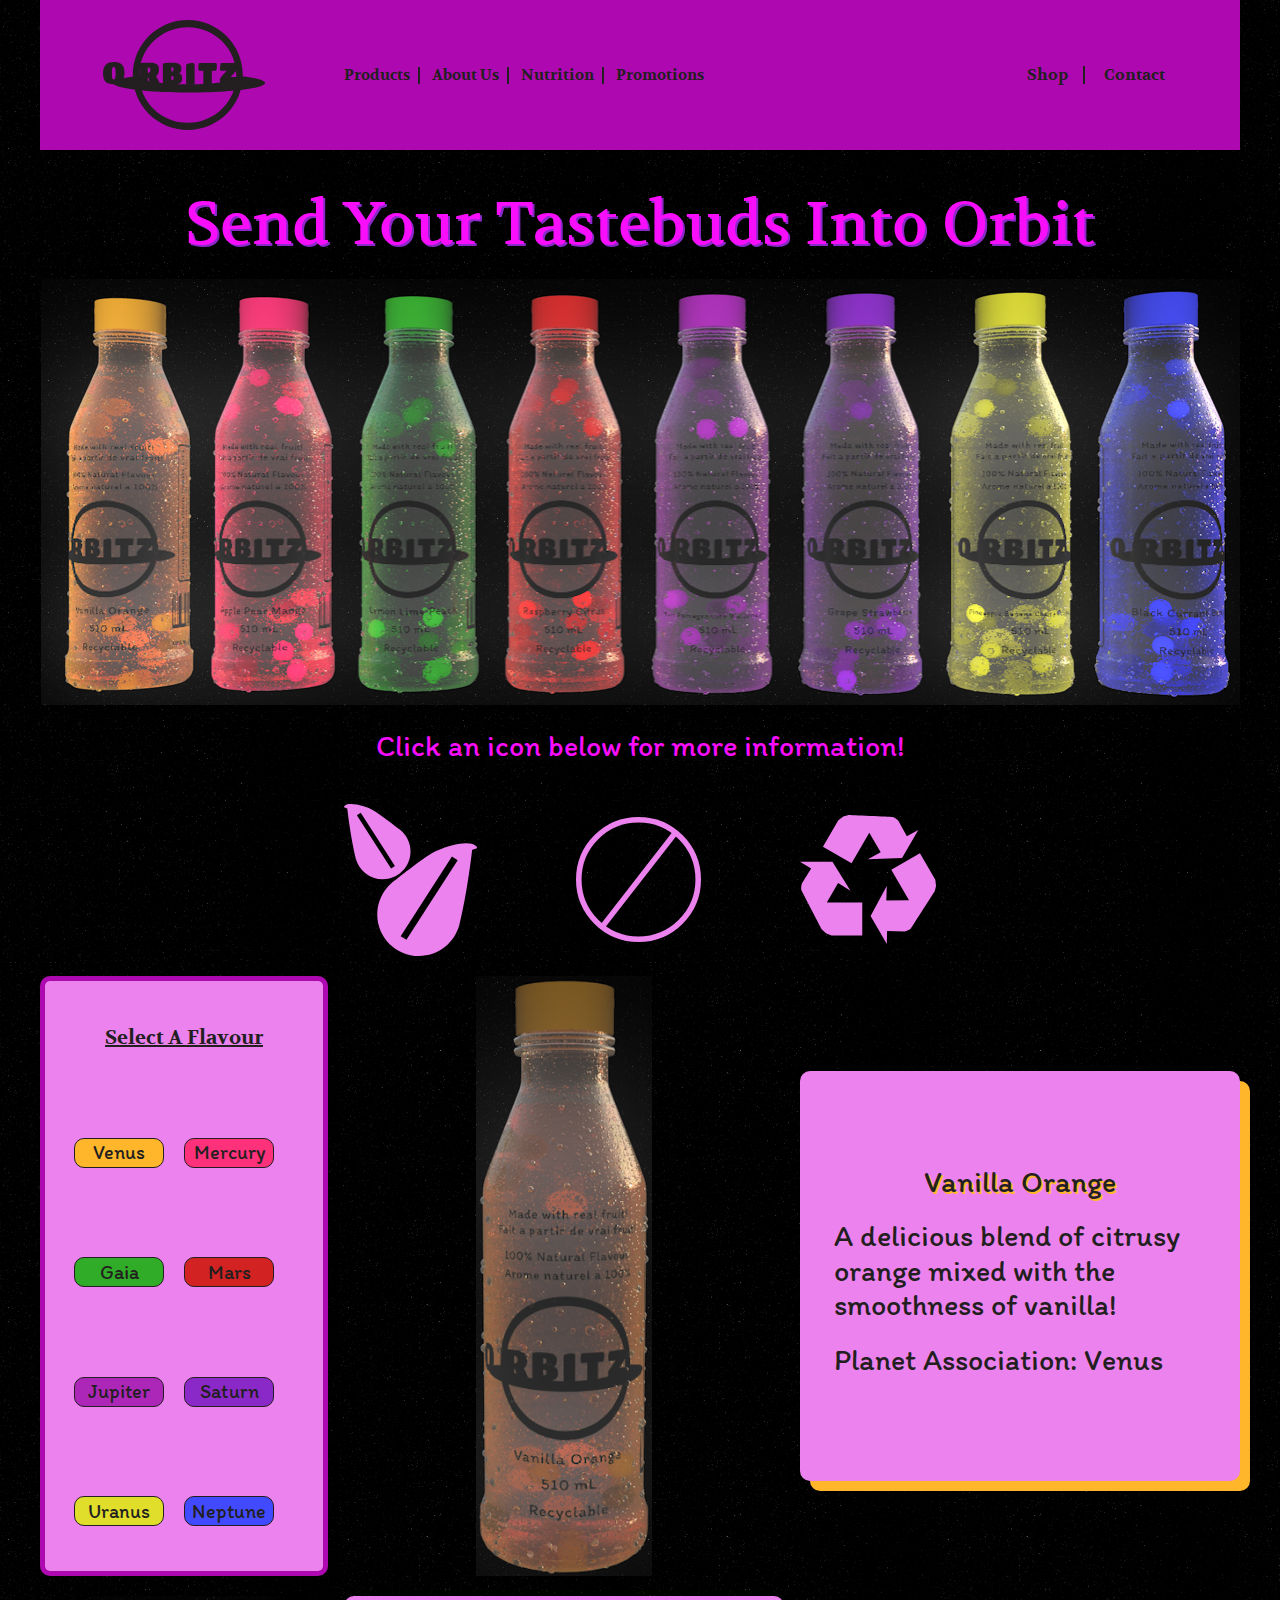
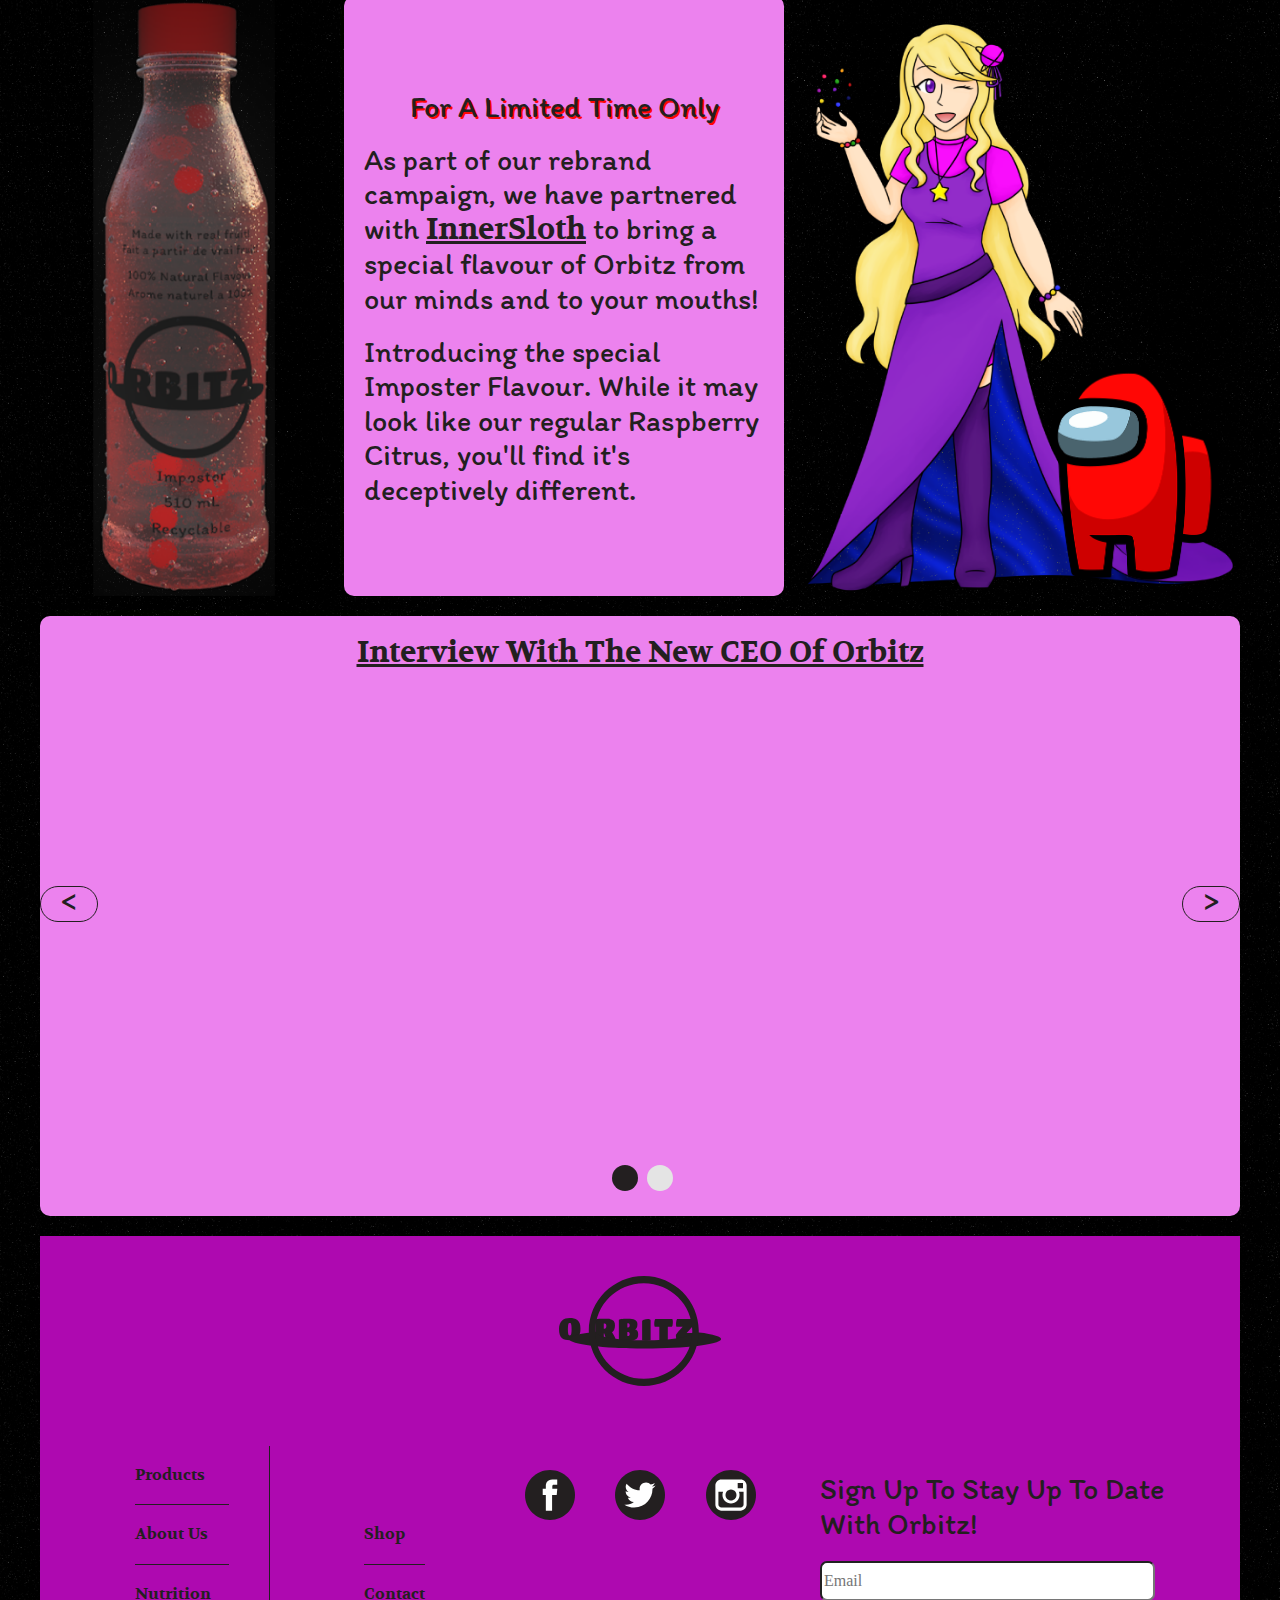
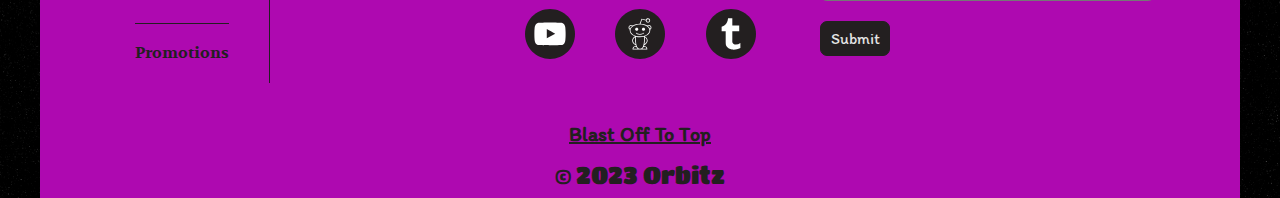
<file: index.html>
<!DOCTYPE html>
<html lang="en">
<head>
    <meta charset="UTF-8">
    <meta http-equiv="X-UA-Compatible" content="IE=edge">
    <meta name="viewport" content="width=device-width, initial-scale=1.0">
    <title>Orbitz: Send Your Tastebuds Into Orbit</title>
    <link rel="stylesheet" href="css/normalize.css">
    <link rel="stylesheet" href="css/grid.css">
    <link rel="stylesheet" href="css/main.css">
    <link rel="preconnect" href="https://fonts.googleapis.com">
    <link rel="preconnect" href="https://fonts.gstatic.com" crossorigin>
    <link href="https://fonts.googleapis.com/css2?family=Itim&display=swap" rel="stylesheet">
    <link href="https://fonts.googleapis.com/css2?family=Volkhov:wght@400;700&display=swap" rel="stylesheet">
    <link href="https://fonts.googleapis.com/css2?family=Titan+One&display=swap" rel="stylesheet">
</head>
<body>
    <div id="container" class="grid-con">
        <h1 class="hidden">Orbitz!</h1>
        <header id="main_header" class="col-span-full grid-con">
            <h2 class="hidden">Main Header</h2>
            <div id="header_logo" class="col-start-1 col-end-3 l-col-span-2">
                <h3 class="hidden">Logo</h3>
                <a href="index.html"><svg id="logo-top" data-name="logo" xmlns="http://www.w3.org/2000/svg" viewBox="0 0 319.78 216.95">
                    <defs>
                      <style>
                        .cls-1-logo {
                          fill: #231f20;
                        }
                      </style>
                    </defs>
                    <g>
                      <path class="cls-1-logo" d="M88.32,125.75c0,.52-1.22,.94-3.66,1.26-2.44,.32-4.89,.48-7.35,.48s-4.04-.14-4.74-.42c-.7-.28-1.05-.72-1.05-1.32v-38.58c0-1.04,1.31-1.78,3.93-2.22,2.62-.44,5.93-.66,9.93-.66s6.59,.01,7.77,.03c1.18,.02,2.57,.09,4.17,.21,1.6,.12,2.87,.32,3.81,.6,.94,.28,1.98,.64,3.12,1.08,1.14,.44,2.03,1.01,2.67,1.71,.64,.7,1.26,1.53,1.86,2.49,1.08,1.72,1.62,4.17,1.62,7.35s-.53,5.86-1.59,8.04c-1.06,2.18-2.47,3.83-4.23,4.95,4.6,7.24,6.9,11.84,6.9,13.8s-3.94,2.94-11.82,2.94c-2.28,0-3.86-.1-4.74-.3-.88-.2-1.44-.64-1.68-1.32l-3.9-12.36-1.02-.06v12.3Zm0-21.54h1.56c2.32,0,3.48-1.8,3.48-5.4,0-1.84-.31-3.14-.93-3.9-.62-.76-1.33-1.14-2.13-1.14h-1.98v10.44Z"/>
                      <path class="cls-1-logo" d="M136.26,127.49h-13.14c-2,0-3.34-.14-4.02-.42-.68-.28-1.02-.72-1.02-1.32v-38.58c0-1.92,5.78-2.88,17.34-2.88,6.64,0,11.22,.64,13.74,1.92,2.56,1.32,4.2,3,4.92,5.04,.4,1.2,.6,2.6,.6,4.2,0,3.12-.53,5.46-1.59,7.02-1.06,1.56-2.21,2.44-3.45,2.64,1.88,.4,3.44,1.32,4.68,2.76,1.24,1.44,1.86,3.88,1.86,7.32,0,4-1.22,6.96-3.66,8.88-2.12,1.68-5.36,2.74-9.72,3.18-1.84,.16-4.02,.24-6.54,.24Zm.06-26.16c2.04,0,3.06-1.36,3.06-4.08,0-1.36-.27-2.37-.81-3.03s-1.15-.99-1.83-.99h-1.92v8.1h1.5Zm-1.5,17.22h1.5c2.04,0,3.06-1.36,3.06-4.08,0-1.36-.27-2.37-.81-3.03s-1.15-.99-1.83-.99h-1.92v8.1Z"/>
                      <path class="cls-1-logo" d="M177.06,127.1c-2.44,.26-4.89,.39-7.35,.39s-4.03-.11-4.71-.33c-.68-.22-1.02-.59-1.02-1.11v-37.32c0-.88,1.16-1.75,3.48-2.61,2.32-.86,4.92-1.29,7.8-1.29,2.56,0,4.24,.54,5.04,1.62,.28,.4,.42,.8,.42,1.2v38.4c0,.44-1.22,.79-3.66,1.05Z"/>
                      <path class="cls-1-logo" d="M210.92,127.1c-2.46,.26-4.92,.39-7.38,.39s-4.02-.11-4.68-.33c-.66-.22-.99-.59-.99-1.11v-25.8h-8.34c-.44,0-.82-.56-1.14-1.68-.32-1.12-.48-2.79-.48-5.01s.24-4.22,.72-6c.48-1.78,1.12-2.67,1.92-2.67h32.46c.6,0,1.01,.56,1.23,1.68,.22,1.12,.33,2.74,.33,4.86s-.22,4.12-.66,6c-.44,1.88-1.04,2.82-1.8,2.82h-7.5v25.8c0,.44-1.23,.79-3.69,1.05Z"/>
                      <path class="cls-1-logo" d="M264.29,97.07c0,.72-1.06,2.38-3.18,4.98-2.12,2.6-5.3,6.12-9.54,10.56h12.66c.44,0,.81,.59,1.11,1.77s.45,2.84,.45,4.98-.25,4.03-.75,5.67c-.5,1.64-1.17,2.46-2.01,2.46h-29.22c-1.16,0-1.99-1.16-2.49-3.48-.5-2.32-.75-4.84-.75-7.56,0-.6,1.12-2.24,3.36-4.92,2.24-2.68,5.62-6.42,10.14-11.22h-11.64c-1.08,0-1.62-1.74-1.62-5.22,0-2.44,.26-4.75,.78-6.93,.52-2.18,1.18-3.27,1.98-3.27h27.66c2.04,0,3.06,4.06,3.06,12.18Z"/>
                    </g>
                    <path class="cls-1-logo" d="M21.18,126.79c-3.32,0-6.17-.31-8.55-.93-2.38-.62-4.57-1.73-6.57-3.33-4.04-3.16-6.06-9.22-6.06-18.18,0-3.76,.55-7.04,1.65-9.84,1.1-2.8,2.63-5.02,4.59-6.66,3.84-3.2,8.82-4.8,14.94-4.8,3.16,0,5.91,.28,8.25,.84,2.34,.56,4.55,1.58,6.63,3.06,4.2,3.04,6.3,8.84,6.3,17.4,0,7.68-1.9,13.34-5.7,16.98-3.8,3.64-8.96,5.46-15.48,5.46Zm-1.98-10.29c.48,.58,1.14,.87,1.98,.87s1.5-.29,1.98-.87c.48-.58,.88-1.82,1.2-3.72,.32-1.9,.48-4.55,.48-7.95s-.16-6.02-.48-7.86c-.32-1.84-.72-3.04-1.2-3.6-.48-.56-1.14-.84-1.98-.84s-1.5,.28-1.98,.84c-.48,.56-.88,1.76-1.2,3.6-.32,1.84-.48,4.46-.48,7.86s.16,6.05,.48,7.95c.32,1.9,.72,3.14,1.2,3.72Z"/>
                    <path class="cls-1-logo" d="M264.6,109.71c.12,.33,.2,.67,.2,1,0,8.92-42.94,16.16-95.91,16.16s-95.91-7.23-95.91-16.16c0-.26,.04-.52,.12-.77-32.41,3.46-52.98,8.62-52.98,14.38,0,10.41,67.08,18.85,149.83,18.85s149.83-8.44,149.83-18.85c0-5.89-21.51-11.16-55.18-14.61Z"/>
                    <path class="cls-1-logo" d="M167.25,0C107.34,0,58.77,48.56,58.77,108.47s48.56,108.47,108.47,108.47,108.47-48.56,108.47-108.47S227.15,0,167.25,0Zm0,202.87c-52.85,0-95.69-42.26-95.69-94.4S114.4,14.07,167.25,14.07s95.69,42.26,95.69,94.4-42.84,94.4-95.69,94.4Z"/>
                  </svg></a>
            </div>
            <div id="hamburger" class="col-start-3 col-end-5">
                <h3 class="hidden">Hamburger Menu</h3>
                <img id="burger_button" src="images/hamburger_menu.png" alt="Hamburger Menu">
            </div>
            <div id="burger_con" class="col-start-3 col-end-5">
                    <ul id="mobile-top-nav">
                        <li><a href="products.html">Products</a></li>
                        <li><a href="404.html">About Us</a></li>
                        <li><a href="404.html">Nutrition</a></li>
                        <li><a href="404.html">Promotions</a></li>
                        <li><a href="404.html">Shop</a></li>
                        <li><a href="contact.html">Contact</a></li>
                    </ul>
            </div>

            <nav id="main_nav_1" class="m-col-span-4 l-col-span-3">
                <h3 class="hidden">Informational Nav</h3>
                <ul id="larger-top-nav-1">
                    <li><a href="products.html">Products</a></li>
                    <li><a href="404.html">About Us</a></li>
                    <li><a href="404.html">Nutrition</a></li>
                    <li><a href="404.html">Promotions</a></li>
                </ul>
            </nav>

            <nav id="main_nav_2" class="m-col-start-7 m-col-end-9 l-col-start-7 l-col-end-9">
                <h3 class="hidden">Action Nav</h3>
                <ul id="larger-top-nav-2">
                    <li><a href="404.html">Shop</a></li>
                    <li><a href="contact.html">Contact</a></li>
                </ul>
            </nav>
        </header>

        <section id="visual_appeal" class="col-span-full grid-con">
            <h2 class="hidden col-span-full">Visual Appeal</h2>
            <p class="col-span-full">Send Your Tastebuds Into Orbit</p>
            <picture class="col-span-full">
                <img
                sizes="(max-width: 1200px) 100vw, 1200px"
                srcset="
                images/orbitz_hero_axeahm_c_scale,w_200.png 200w,
                images/orbitz_hero_axeahm_c_scale,w_311.png 311w,
                images/orbitz_hero_axeahm_c_scale,w_398.png 398w,
                images/orbitz_hero_axeahm_c_scale,w_474.png 474w,
                images/orbitz_hero_axeahm_c_scale,w_547.png 547w,
                images/orbitz_hero_axeahm_c_scale,w_607.png 607w,
                images/orbitz_hero_axeahm_c_scale,w_664.png 664w,
                images/orbitz_hero_axeahm_c_scale,w_717.png 717w,
                images/orbitz_hero_axeahm_c_scale,w_766.png 766w,
                images/orbitz_hero_axeahm_c_scale,w_816.png 816w,
                images/orbitz_hero_axeahm_c_scale,w_864.png 864w,
                images/orbitz_hero_axeahm_c_scale,w_907.png 907w,
                images/orbitz_hero_axeahm_c_scale,w_954.png 954w,
                images/orbitz_hero_axeahm_c_scale,w_995.png 995w,
                images/orbitz_hero_axeahm_c_scale,w_1038.png 1038w,
                images/orbitz_hero_axeahm_c_scale,w_1080.png 1080w,
                images/orbitz_hero_axeahm_c_scale,w_1122.png 1122w,
                images/orbitz_hero_axeahm_c_scale,w_1165.png 1165w,
                images/orbitz_hero_axeahm_c_scale,w_1185.png 1185w,
                images/orbitz_hero_axeahm_c_scale,w_1200.png 1200w"
                src="images/orbitz_hero_axeahm_c_scale,w_1200.png"
                alt="Lineup of Orbitz's drinks">
            </picture>
            <div id="info_text" class="col-start-2 col-end-4 m-col-start-3 m-col-end-7">
                <p class="info_1">Click an icon below for more information!</p>
                <p class="info_2"></p>
            </div>
            <div id="interactive_icons" class="col-start-2 col-end-4 m-col-start-3 m-col-end-7">
                <img data-member="0" id="leaves" src="images/leaves.svg" alt="Leaf Icon">
                <img data-member="1" id="prohibited" src="images/prohibited.svg" alt="Prohibit Icon">
                <img data-member="2" id="recycle" src="images/recycle.svg" alt="Recycle Icon">
            </div>
        </section>

        <section id="flavours" class="col-span-full">
            <h2 class="hidden">Flavours</h2>
            <div id="flavours_elements" class="grid-con">
                <div id="flavours_slider" class="col-start-1 col-end-5 m-col-span-3">
                    <img id="flavour_index_current" src="images/venus_index.png" alt="A bottle of the currently displayed Orbitz flavour">
                </div>
                <div id="select_a_flavour" class="boxcolour col-start-1 col-end-3">
                    <p id="saf">Select A Flavour</p>

                    <div id="venus_button_index" data-member="0" class="index_button">
                        <p>Venus</p>
                    </div>
        
                    <div id="mercury_button_index" data-member="1" class="index_button">
                        <p>Mercury</p>
                    </div>
        
                    <div id="gaia_button_index" data-member="2" class="index_button">
                        <p>Gaia</p>
                    </div>
        
                    <div id="mars_button_index" data-member="3" class="index_button">
                        <p>Mars</p>
                    </div>
        
                    <div id="jupiter_button_index" data-member="4" class="index_button">
                        <p>Jupiter</p>
                    </div>
        
                    <div id="saturn_button_index" data-member="5" class="index_button">
                        <p>Saturn</p>
                    </div>
        
                    <div id="uranus_button_index" data-member="6" class="index_button">
                        <p>Uranus</p>
                    </div>
        
                    <div id="neptune_button_index" data-member="7" class="index_button">
                        <p>Neptune</p>
                    </div>
                </div>
                <div id="flavours_text" class="boxcolour col-start-3 col-end-5 m-col-start-6 m-col-end-9 l-col-start-6 l-col-end-9">
                    <div>
                        <p class="flavour_name">Vanilla Orange</p>
                        <p class="flavour_description">A delicious blend of citrusy orange mixed with the smoothness of vanilla!</p>
                        <p class="flavour_planet">Planet Association: Venus</p>
                    </div>
                </div>
            </div>
        </section>

        <section id="collab" class="col-span-full">
            <h2 class="hidden">Collaboration</h2>
            <div id="collab_elements" class="grid-con">
                <div id="new_flavour" class="col-start-1 col-end-3 m-col-span-2 l-col-span-2">
                    <img id="impostor_flavour" src="images/Impostor-2.png" alt="A Bottle of the Impostor Flavour for the Among Us collaboration">
                </div>
                <div id="mascot" class="col-start-3 col-end-5 m-col-span-3 l-col-span-3">
                    <img id="orbula_collab_s" src="images/orbula_1_s.png" alt="Orbitz's Mascot: Orbula">
                    <img id="orbula_collab_m" src="images/orbula_1_m.png" alt="Orbitz's Mascot: Orbula">
                    <img id="orbula_collab_l" src="images/orbula_1_l.png" alt="Orbitz's Mascot: Orbula">

                    <picture id="red_crewmate">
                        <img
                        sizes="(max-width: 447px) 100vw, 447px"
                        srcset="
                        images/red_crewmate_u3n4dr_c_scale,w_300.png 300w,
                        images/red_crewmate_u3n4dr_c_scale,w_447.png 447w"
                        src="images/red_crewmate_u3n4dr_c_scale,w_447.png"
                        alt="Among Us's Red Crewmate">
                    </picture>
                </div>
                <div id="collab_info" class="boxcolour col-span-full m-col-span-3 l-col-span-3">
                    <p>For A Limited Time Only</p><br>
                    <p>As part of our rebrand campaign, we have partnered with <a href="https://www.innersloth.com/"><u><span id="innersloth">InnerSloth</span></u></a> to bring a special flavour of Orbitz from our minds and to your mouths!</p><br>
                    <p>Introducing the special <span id="imposter_flavour">Imposter Flavour</span>. While it may look like our regular Raspberry Citrus, you'll find it's deceptively different.</p>
                </div>
            </div>
        </section>

        <section id="information" class="boxcolour col-span-full">
            <h2 class="hidden">Information About Orbitz</h2>
            <p id="interview_title">Interview With The New CEO Of Orbitz</p>
            <div class="arrows_info">
                <p class="left_info">&lt;</p>
                <p class="right_info">></p>
            </div>
            <iframe id="yt_video" width="600" height="350" src="https://www.youtube.com/embed/fPLm9Sv0oAQ" title="YouTube video player" frameborder="0" allow="accelerometer; autoplay; clipboard-write; encrypted-media; gyroscope; picture-in-picture; web-share" allowfullscreen></iframe>
            <div id="slider_indicator">
                <span class="bubblecolour2 circle first_bubble"></span>
                <span class="bubblecolour circle second_bubble"></span>
            </div>
        </section>

        <section id="information2" class="boxcolour col-span-full infoinactive">
            <h2 class="hidden">Charities Orbitz Supports</h2>
            <p id="charity_title">Orbitz Proudly Supports These Charities</p>
            <div class="arrows_info2">
                <p class="left_info">&lt;</p>
                <p class="right_info">></p>
            </div>
            <a href="https://www.worldwildlife.org/"><img id="WWF" src="images/WWF_logo.png" alt="World Wildlife Foundation's Logo"></a>
            <a href="https://www.thetrevorproject.org/"><img id="trevorproject" src="images/trevorproject_logo.png" alt="Trevor Project's Logo"></a>
            <a href="https://www.stjude.org/"><img id="stjude" src="images/stjude_logo.png" alt="St. Jude's Logo"></a>
            <div id="slider_indicator2">
                <span class="bubblecolour circle first_bubble"></span>
                <span class="bubblecolour2 circle second_bubble"></span>
            </div>
        </section>

        <footer id="main_footer" class="col-span-full">
            <div id="footer_elements" class="grid-con">
                <h2 class="hidden">Main Footer</h2>
                <div id="logo_footer" class="col-start-2 col-end-4 m-col-start-4 m-col-end-6 l-col-start-4 l-col-end-6">
                    <h3 class="hidden">Logo</h3>
                    <a href="index.html"><svg id="logo-bottom" data-name="logo" xmlns="http://www.w3.org/2000/svg" viewBox="0 0 319.78 216.95">
                        <defs>
                          <style>
                            .cls-1-logo {
                              fill: #231f20;
                            }
                          </style>
                        </defs>
                        <g>
                          <path class="cls-1-logo" d="M88.32,125.75c0,.52-1.22,.94-3.66,1.26-2.44,.32-4.89,.48-7.35,.48s-4.04-.14-4.74-.42c-.7-.28-1.05-.72-1.05-1.32v-38.58c0-1.04,1.31-1.78,3.93-2.22,2.62-.44,5.93-.66,9.93-.66s6.59,.01,7.77,.03c1.18,.02,2.57,.09,4.17,.21,1.6,.12,2.87,.32,3.81,.6,.94,.28,1.98,.64,3.12,1.08,1.14,.44,2.03,1.01,2.67,1.71,.64,.7,1.26,1.53,1.86,2.49,1.08,1.72,1.62,4.17,1.62,7.35s-.53,5.86-1.59,8.04c-1.06,2.18-2.47,3.83-4.23,4.95,4.6,7.24,6.9,11.84,6.9,13.8s-3.94,2.94-11.82,2.94c-2.28,0-3.86-.1-4.74-.3-.88-.2-1.44-.64-1.68-1.32l-3.9-12.36-1.02-.06v12.3Zm0-21.54h1.56c2.32,0,3.48-1.8,3.48-5.4,0-1.84-.31-3.14-.93-3.9-.62-.76-1.33-1.14-2.13-1.14h-1.98v10.44Z"/>
                          <path class="cls-1-logo" d="M136.26,127.49h-13.14c-2,0-3.34-.14-4.02-.42-.68-.28-1.02-.72-1.02-1.32v-38.58c0-1.92,5.78-2.88,17.34-2.88,6.64,0,11.22,.64,13.74,1.92,2.56,1.32,4.2,3,4.92,5.04,.4,1.2,.6,2.6,.6,4.2,0,3.12-.53,5.46-1.59,7.02-1.06,1.56-2.21,2.44-3.45,2.64,1.88,.4,3.44,1.32,4.68,2.76,1.24,1.44,1.86,3.88,1.86,7.32,0,4-1.22,6.96-3.66,8.88-2.12,1.68-5.36,2.74-9.72,3.18-1.84,.16-4.02,.24-6.54,.24Zm.06-26.16c2.04,0,3.06-1.36,3.06-4.08,0-1.36-.27-2.37-.81-3.03s-1.15-.99-1.83-.99h-1.92v8.1h1.5Zm-1.5,17.22h1.5c2.04,0,3.06-1.36,3.06-4.08,0-1.36-.27-2.37-.81-3.03s-1.15-.99-1.83-.99h-1.92v8.1Z"/>
                          <path class="cls-1-logo" d="M177.06,127.1c-2.44,.26-4.89,.39-7.35,.39s-4.03-.11-4.71-.33c-.68-.22-1.02-.59-1.02-1.11v-37.32c0-.88,1.16-1.75,3.48-2.61,2.32-.86,4.92-1.29,7.8-1.29,2.56,0,4.24,.54,5.04,1.62,.28,.4,.42,.8,.42,1.2v38.4c0,.44-1.22,.79-3.66,1.05Z"/>
                          <path class="cls-1-logo" d="M210.92,127.1c-2.46,.26-4.92,.39-7.38,.39s-4.02-.11-4.68-.33c-.66-.22-.99-.59-.99-1.11v-25.8h-8.34c-.44,0-.82-.56-1.14-1.68-.32-1.12-.48-2.79-.48-5.01s.24-4.22,.72-6c.48-1.78,1.12-2.67,1.92-2.67h32.46c.6,0,1.01,.56,1.23,1.68,.22,1.12,.33,2.74,.33,4.86s-.22,4.12-.66,6c-.44,1.88-1.04,2.82-1.8,2.82h-7.5v25.8c0,.44-1.23,.79-3.69,1.05Z"/>
                          <path class="cls-1-logo" d="M264.29,97.07c0,.72-1.06,2.38-3.18,4.98-2.12,2.6-5.3,6.12-9.54,10.56h12.66c.44,0,.81,.59,1.11,1.77s.45,2.84,.45,4.98-.25,4.03-.75,5.67c-.5,1.64-1.17,2.46-2.01,2.46h-29.22c-1.16,0-1.99-1.16-2.49-3.48-.5-2.32-.75-4.84-.75-7.56,0-.6,1.12-2.24,3.36-4.92,2.24-2.68,5.62-6.42,10.14-11.22h-11.64c-1.08,0-1.62-1.74-1.62-5.22,0-2.44,.26-4.75,.78-6.93,.52-2.18,1.18-3.27,1.98-3.27h27.66c2.04,0,3.06,4.06,3.06,12.18Z"/>
                        </g>
                        <path class="cls-1-logo" d="M21.18,126.79c-3.32,0-6.17-.31-8.55-.93-2.38-.62-4.57-1.73-6.57-3.33-4.04-3.16-6.06-9.22-6.06-18.18,0-3.76,.55-7.04,1.65-9.84,1.1-2.8,2.63-5.02,4.59-6.66,3.84-3.2,8.82-4.8,14.94-4.8,3.16,0,5.91,.28,8.25,.84,2.34,.56,4.55,1.58,6.63,3.06,4.2,3.04,6.3,8.84,6.3,17.4,0,7.68-1.9,13.34-5.7,16.98-3.8,3.64-8.96,5.46-15.48,5.46Zm-1.98-10.29c.48,.58,1.14,.87,1.98,.87s1.5-.29,1.98-.87c.48-.58,.88-1.82,1.2-3.72,.32-1.9,.48-4.55,.48-7.95s-.16-6.02-.48-7.86c-.32-1.84-.72-3.04-1.2-3.6-.48-.56-1.14-.84-1.98-.84s-1.5,.28-1.98,.84c-.48,.56-.88,1.76-1.2,3.6-.32,1.84-.48,4.46-.48,7.86s.16,6.05,.48,7.95c.32,1.9,.72,3.14,1.2,3.72Z"/>
                        <path class="cls-1-logo" d="M264.6,109.71c.12,.33,.2,.67,.2,1,0,8.92-42.94,16.16-95.91,16.16s-95.91-7.23-95.91-16.16c0-.26,.04-.52,.12-.77-32.41,3.46-52.98,8.62-52.98,14.38,0,10.41,67.08,18.85,149.83,18.85s149.83-8.44,149.83-18.85c0-5.89-21.51-11.16-55.18-14.61Z"/>
                        <path class="cls-1-logo" d="M167.25,0C107.34,0,58.77,48.56,58.77,108.47s48.56,108.47,108.47,108.47,108.47-48.56,108.47-108.47S227.15,0,167.25,0Zm0,202.87c-52.85,0-95.69-42.26-95.69-94.4S114.4,14.07,167.25,14.07s95.69,42.26,95.69,94.4-42.84,94.4-95.69,94.4Z"/>
                      </svg></a>
                </div>
                <div id="social_media_icons" class="col-start-1 col-end-5 m-col-start-4 m-col-end-6">
                    <h3 class="hidden">Social Media Icons</h3>
                    <div class="smicons">
                        <a href="404.html"><svg id="facebook_icon" data-name="Facebook Icon" xmlns="http://www.w3.org/2000/svg" viewBox="0 0 48 48">
                            <defs>
                            <style>
                                .cls-1-fb {
                                fill: #fff;
                                }
                        
                                .cls-2-fb {
                                fill: #245b9f;
                                }
                            </style>
                            </defs>
                            <g id="Facebook">
                            <g>
                                <path id="fb_blue" class="cls-2-fb" d="M48,24c0,13.25-10.75,24-24,24S0,37.25,0,24,10.75,0,24,0s24,10.74,24,24Z"/>
                                <g id="f">
                                <path class="cls-1-fb" d="M20,39h6v-15h4.45l.55-6h-4.77v-2.4c0-1.17,.78-1.44,1.33-1.44h3.37v-5.14l-4.63-.02c-5.14,0-6.31,3.83-6.31,6.29v2.71h-2.98v6h3v15Z"/>
                                </g>
                            </g>
                            </g>
                        </svg></a>
                    </div>
                    <div class="smicons">
                        <a href="404.html"><svg id="twitter_icon" data-name="Twitter Icon" xmlns="http://www.w3.org/2000/svg" viewBox="0 0 48 48">
                            <defs>
                            <style>
                                .cls-1-twt {
                                fill: #fff;
                                }
                        
                                .cls-2-twt {
                                fill: #00ace3;
                                }
                            </style>
                            </defs>
                            <g id="Twitter">
                            <g>
                                <path id="blue" class="cls-2-twt" d="M48,24c0,13.25-10.75,24-24,24S0,37.25,0,24,10.75,0,24,0s24,10.74,24,24Z"/>
                                <g id="bird">
                                <path class="cls-1-twt" d="M38.17,12.44c-1.19,.7-2.51,1.2-3.91,1.47-1.12-1.18-2.72-1.91-4.49-1.91-3.4,0-6.15,2.71-6.15,6.06,0,.47,.05,.94,.16,1.38-5.12-.25-9.65-2.66-12.69-6.33-.53,.89-.83,1.94-.83,3.05,0,2.1,1.09,3.96,2.74,5.04-1.01-.03-1.96-.3-2.79-.76v.08c0,2.93,2.12,5.38,4.94,5.94-.52,.14-1.06,.21-1.62,.21-.4,0-.78-.04-1.16-.11,.79,2.41,3.06,4.16,5.75,4.21-2.11,1.62-4.76,2.59-7.65,2.59-.5,0-.99-.03-1.47-.08,2.73,1.72,5.96,2.72,9.44,2.72,11.32,0,17.51-9.23,17.51-17.24,0-.26,0-.52-.02-.78,1.2-.85,2.25-1.92,3.07-3.14-1.1,.48-2.29,.81-3.54,.95,1.27-.75,2.25-1.94,2.71-3.35Z"/>
                                </g>
                            </g>
                            </g>
                        </svg></a>
                    </div>
                    <div class="smicons">
                        <a href="404.html"><svg id="instagram_logo" data-name="Instagram Logo" xmlns="http://www.w3.org/2000/svg" viewBox="0 0 48 48">
                            <defs>
                            <style>
                                .cls-1-ins {
                                fill: #2e80a8;
                                }
                        
                                .cls-2-ins {
                                fill: #fff;
                                }
                            </style>
                            </defs>
                            <g id="Instagram">
                            <g>
                                <path id="light_blue" class="cls-1-ins" d="M48,24c0,13.25-10.75,24-24,24S0,37.25,0,24,10.75,0,24,0s24,10.74,24,24Z"/>
                                <g id="picture">
                                <path class="cls-2-ins" d="M33.2,9H14.8c-3.2,0-5.8,2.6-5.8,5.8v18.41c0,3.2,2.6,5.8,5.8,5.8h18.4c3.2,0,5.8-2.6,5.8-5.8V14.8c0-3.2-2.6-5.8-5.8-5.8Zm1.66,3.46h.66s0,.66,0,.66v4.42l-5.07,.02-.02-5.08h4.42Zm-15.15,8.45c.96-1.33,2.52-2.2,4.28-2.2s3.32,.87,4.28,2.2c.62,.87,1,1.93,1,3.08,0,2.91-2.37,5.28-5.28,5.28s-5.28-2.37-5.28-5.28c0-1.15,.38-2.21,1-3.08Zm16.36,12.28c0,1.59-1.29,2.88-2.88,2.88H14.8c-1.59,0-2.88-1.29-2.88-2.88v-12.28h4.48c-.39,.95-.6,1.99-.6,3.08,0,4.52,3.68,8.2,8.2,8.2s8.2-3.68,8.2-8.2c0-1.09-.22-2.13-.61-3.08h4.48v12.28Z"/>
                                </g>
                            </g>
                            </g>
                        </svg></a>
                    </div>
                    <div class="smicons">
                        <a href="404.html"><svg id="youtube_icon" data-name="Youtube Icon" xmlns="http://www.w3.org/2000/svg" viewBox="0 0 48 48">
                            <defs>
                            <style>
                                .cls-1-yt {
                                fill: #fff;
                                }
                        
                                .cls-2-yt {
                                fill: #ef3f43;
                                }
                            </style>
                            </defs>
                            <g id="Youtube">
                            <g>
                                <path id="red" class="cls-2-yt" d="M48,24c0,13.25-10.75,24-24,24S0,37.25,0,24,10.75,0,24,0s24,10.74,24,24Z"/>
                                <g id="video">
                                <g id="Lozenge">
                                    <path class="cls-1-yt" d="M38.7,17.74s-.29-2.16-1.19-3.11c-1.14-1.24-2.42-1.25-3-1.32-4.2-.32-10.5-.32-10.5-.32h-.01s-6.3,0-10.5,.32c-.59,.07-1.86,.08-3.01,1.32-.9,.95-1.19,3.11-1.19,3.11,0,0-.3,2.53-.3,5.06v2.37c0,2.53,.3,5.06,.3,5.06,0,0,.29,2.15,1.19,3.1,1.14,1.25,2.64,1.21,3.31,1.34,2.4,.24,10.2,.32,10.2,.32,0,0,6.3-.01,10.5-.33,.58-.07,1.86-.08,3-1.33,.9-.95,1.19-3.1,1.19-3.1,0,0,.3-2.53,.3-5.06v-2.37c0-2.53-.3-5.06-.3-5.06Zm-17.79,10.31v-8.79s8.1,4.41,8.1,4.41l-8.1,4.38Z"/>
                                </g>
                                </g>
                            </g>
                            </g>
                        </svg></a>
                    </div>
                    <div class="smicons">
                        <a href="404.html"><svg id="reddit_icon" data-name="Reddit Icon" xmlns="http://www.w3.org/2000/svg" viewBox="0 0 48 48">
                            <defs>
                            <style>
                                .cls-1-reddit {
                                fill: #fff;
                                }
                        
                                .cls-2-reddit {
                                fill: #f15f2a;
                                }
                            </style>
                            </defs>
                            <g id="Reddit">
                            <g>
                                <path id="orange" class="cls-2-reddit" d="M48,24c0,13.25-10.75,24-24,24S0,37.25,0,24,10.75,0,24,0s24,10.74,24,24Z"/>
                                <g id="dude">
                                <path class="cls-1-reddit" d="M22.4,19.45c0-.83-.7-1.51-1.56-1.51s-1.56,.68-1.56,1.51,.7,1.51,1.56,1.51,1.56-.68,1.56-1.51Z"/>
                                <path class="cls-1-reddit" d="M27.34,17.93c-.86,0-1.56,.68-1.56,1.51s.7,1.51,1.56,1.51,1.56-.68,1.56-1.51-.7-1.51-1.56-1.51Z"/>
                                <path class="cls-1-reddit" d="M29.59,11.01c0,1.11,.93,2,2.07,2s2.07-.9,2.07-2.01-.93-2.01-2.07-2.01c-.87,0-1.61,.52-1.92,1.25l-4.27-.99-1.77,4.89c-2.52,.05-4.81,.71-6.52,1.77-.46-.39-1.04-.61-1.65-.61-1.4,0-2.53,1.1-2.53,2.46,0,.84,.45,1.62,1.17,2.07-.04,.25-.07,.49-.07,.75,0,2.41,2.05,4.52,5.08,5.62-1.64,.98-2.69,2.45-2.69,4.1,0,1.81,1.25,3.48,3.35,4.47l.03-.06c.09,.39,.2,.76,.32,1.1h-.84c-.73,0-1.33,.23-1.76,.67-.8,.82-.74,2.09-.74,2.14l.02,.37h14.16v-.37c.01-.05,.05-1.36-.76-2.17-.42-.42-.97-.63-1.65-.63h-.85c.14-.39,.25-.81,.36-1.24l.06,.11c1.98-1,3.16-2.64,3.16-4.38,0-1.61-1-3.05-2.57-4.03,0-.02,0-.05,0-.07,3.03-1.1,5.09-3.21,5.09-5.62,0-.25-.03-.49-.07-.73,.74-.45,1.2-1.23,1.2-2.09,0-1.36-1.14-2.46-2.54-2.46-.62,0-1.2,.23-1.67,.62-1.65-1.03-3.84-1.68-6.26-1.77l1.44-3.98,3.6,.84Zm2.07-1.24c.7,0,1.27,.55,1.27,1.24s-.57,1.24-1.27,1.24-1.27-.55-1.27-1.24,.57-1.24,1.27-1.24Zm-17.86,8c0-.93,.78-1.69,1.74-1.69,.36,0,.69,.1,.98,.29-1,.75-1.73,1.66-2.11,2.66-.37-.32-.6-.77-.6-1.26Zm13.88,8.78c.1,.05,.2,.1,.3,.15-.05,7.11-.77,11.48-3.98,11.48-3.55,0-3.95-5.4-3.98-11.58,.05-.03,.12-.05,.17-.08,1.16,.32,2.44,.49,3.78,.49s2.55-.17,3.7-.47Zm-10.4,3.75c0-1.26,.75-2.4,1.95-3.22,.02,2.51,.11,4.82,.45,6.73-1.51-.87-2.4-2.15-2.4-3.51Zm.88,6.72c.28-.29,.67-.43,1.18-.43h1.16c.33,.68,.74,1.23,1.26,1.63h-4.1c.04-.34,.16-.85,.5-1.2Zm10.46-.43c.46,0,.81,.13,1.07,.39,.36,.36,.48,.88,.53,1.24h-4.03c.51-.4,.93-.95,1.26-1.63h1.18Zm1.93-6.29c0,1.31-.83,2.55-2.25,3.42,.35-1.91,.45-4.17,.47-6.51,1.1,.81,1.77,1.9,1.77,3.09Zm-6.57-4.06c-5.01,0-9.09-2.54-9.09-5.67s4.07-5.67,9.09-5.67,9.09,2.54,9.09,5.67-4.08,5.67-9.09,5.67Zm8.48-10.17c.96,0,1.74,.76,1.74,1.69,0,.5-.24,.97-.63,1.29-.37-1-1.1-1.91-2.1-2.66,.29-.2,.63-.31,1-.31Z"/>
                                <path class="cls-1-reddit" d="M27.08,23s-.96,.92-3.12,.92-2.97-.87-2.99-.9c-.14-.16-.39-.18-.56-.04-.17,.14-.19,.38-.04,.54,.04,.05,1.06,1.17,3.6,1.17s3.64-1.1,3.69-1.15c.15-.15,.14-.39-.01-.54-.16-.15-.41-.15-.56,0Z"/>
                                </g>
                            </g>
                            </g>
                        </svg></a>
                    </div>
                    <div class="smicons">
                        <a href="404.html"><svg id="tumblr_icon" data-name="Tumblr Icon" xmlns="http://www.w3.org/2000/svg" viewBox="0 0 48 48">
                            <defs>
                            <style>
                                .cls-1-tbr {
                                fill: #fff;
                                }
                        
                                .cls-2-tbr {
                                fill: #0f4361;
                                }
                            </style>
                            </defs>
                            <g id="Tumblr">
                            <g>
                                <path id="dark_blue" class="cls-2-tbr" d="M48,24c0,13.26-10.75,24-24,24S0,37.26,0,24,10.75,0,24,0s24,10.75,24,24Z"/>
                                <g id="t">
                                <path class="cls-1-tbr" d="M19.31,34.96c.27,.72,.77,1.4,1.48,2.04,.71,.64,1.57,1.13,2.58,1.48,1.01,.34,1.78,.52,3.09,.52,1.15,0,2.23-.12,3.22-.37,.99-.24,2.11-.67,3.33-1.27v-4.73c-1.44,.99-2.88,1.48-4.33,1.48-.82,0-1.54-.2-2.18-.6-.48-.29-.92-.8-1.09-1.29-.18-.49-.15-1.5-.15-3.24v-7.69h6.63v-5.36h-6.63v-6.94h-4.08c-.18,1.55-.52,2.82-1.01,3.82-.49,1-1.13,1.86-1.93,2.58-.8,.71-2.11,1.26-3.23,1.65v4.25h3.89v10.52c0,1.37,.14,2.42,.41,3.14Z"/>
                                </g>
                            </g>
                            </g>
                        </svg></a>
                    </div>
                </div>
                <nav id="footer_nav" class="col-start-1 col-end-5 m-col-start-1 m-col-end-4">
                    <h3 class="hidden">Footer Nav</h3>
                    <ul id="mobile-bottom-nav-1">
                        <li><a href="products.html">Products</a></li>
                        <li><a href="404.html">About Us</a></li>
                        <li><a href="404.html">Nutrition</a></li>
                        <li><a href="404.html">Promotions</a></li>
                    </ul>
                    <ul id="mobile-bottom-nav-2">
                        <li><a href="404.html">Shop</a></li>
                        <li><a href="contact.html">Contact</a></li>
                    </ul>
                </nav>
                <div id="newsletter" class="col-start-1 col-end-5 m-col-start-6 m-col-end-9">
                    <h3 class="hidden">Contact Form</h3>
                    <p>Sign Up To Stay Up To Date With Orbitz!</p>
                    <input id="email_news" name="email_news" type="text" placeholder="Email">
                    <input type="submit" value="Submit" id="submit_news">
                </div>
                <div id="bottom_info" class="col-span-full">
                    <a href="#visual_appeal"><u>Blast Off To Top</u></a>
                    <p>© 2023 Orbitz</p>
                </div>
            </div>
        </footer>
    </div>
    <script src="js/main.js"></script>
    <script src="js/index.js"></script>
</body>
</html>
</file>
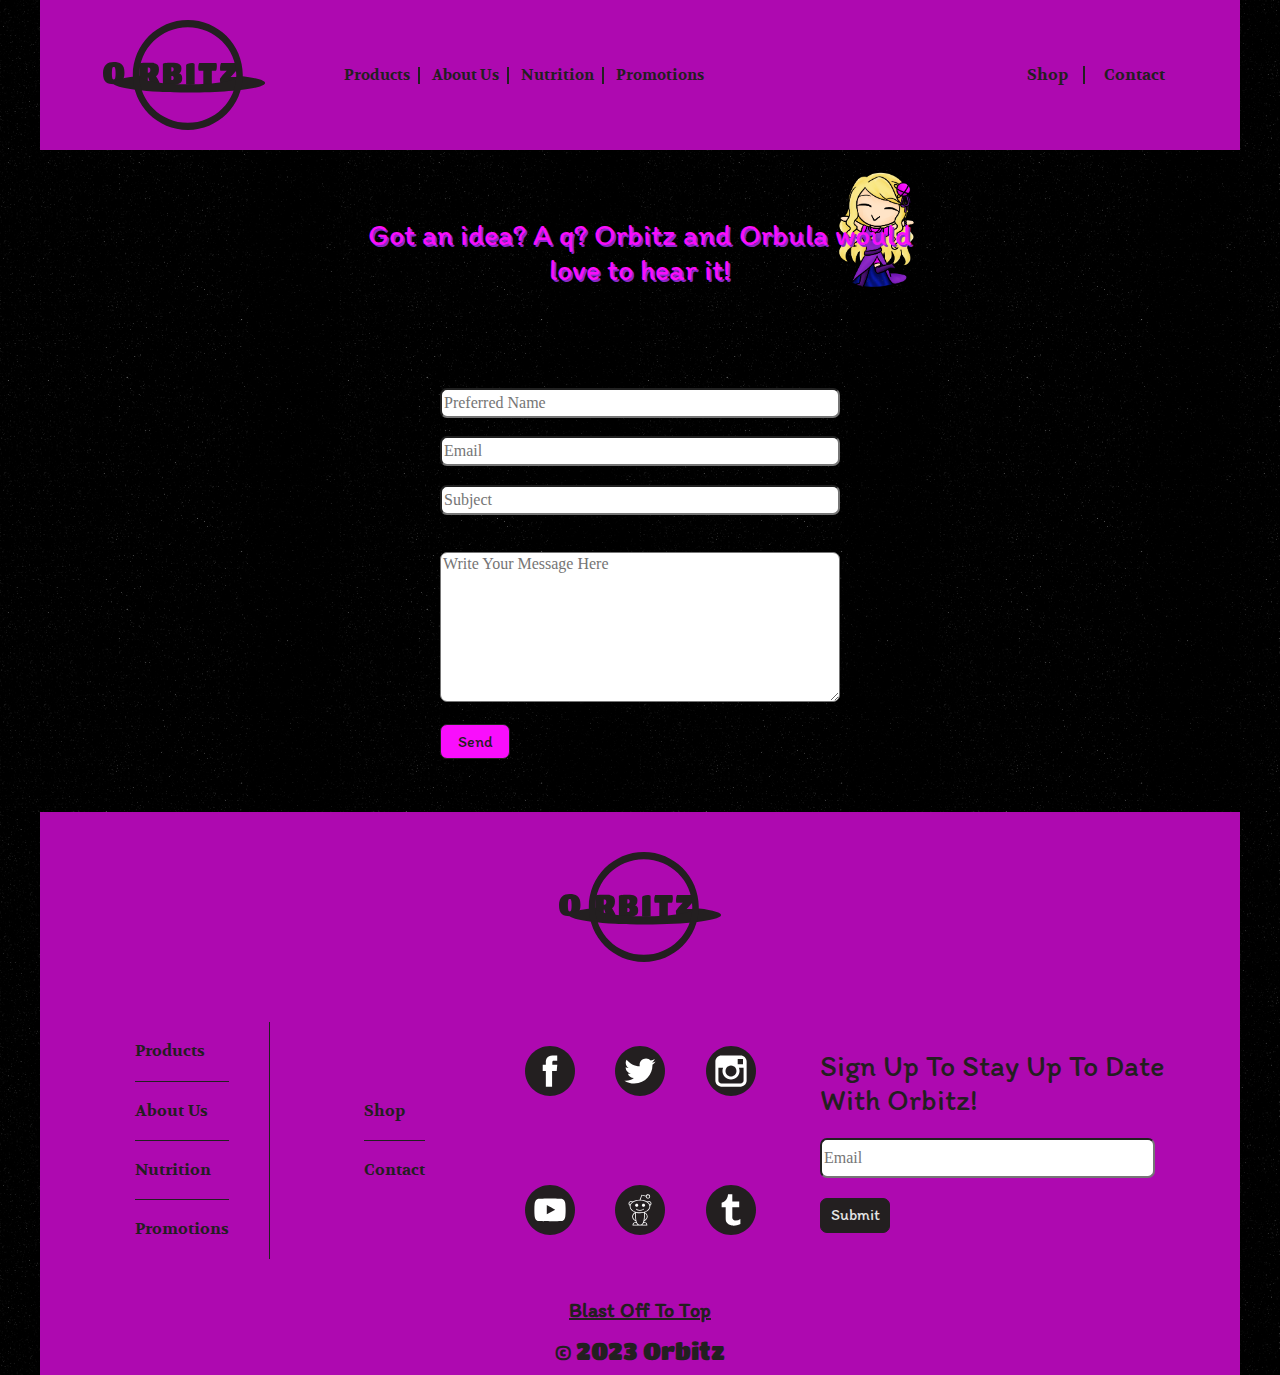
<file: contact.html>
<!DOCTYPE html>
<html lang="en">
<head>
    <meta charset="UTF-8">
    <meta http-equiv="X-UA-Compatible" content="IE=edge">
    <meta name="viewport" content="width=device-width, initial-scale=1.0">
    <title>Orbitz: Send Your Tastebuds Into Orbit</title>
    <link rel="stylesheet" href="css/normalize.css">
    <link rel="stylesheet" href="css/grid.css">
    <link rel="stylesheet" href="css/main.css">
    <link rel="preconnect" href="https://fonts.googleapis.com">
    <link rel="preconnect" href="https://fonts.gstatic.com" crossorigin>
    <link href="https://fonts.googleapis.com/css2?family=Itim&display=swap" rel="stylesheet">
    <link href="https://fonts.googleapis.com/css2?family=Volkhov:wght@400;700&display=swap" rel="stylesheet">
    <link href="https://fonts.googleapis.com/css2?family=Titan+One&display=swap" rel="stylesheet">
</head>
<body>
    <div id="container" class="grid-con">
        <h1 class="hidden">Orbitz!</h1>
        <header id="main_header" class="col-span-full grid-con">
            <h2 class="hidden">Main Header</h2>
            <div id="header_logo" class="col-start-1 col-end-3 l-col-span-2">
                <h3 class="hidden">Logo</h3>
                <a href="index.html"><svg id="logo-top" data-name="logo" xmlns="http://www.w3.org/2000/svg" viewBox="0 0 319.78 216.95">
                    <defs>
                      <style>
                        .cls-1-logo {
                          fill: #231f20;
                        }
                      </style>
                    </defs>
                    <g>
                      <path class="cls-1-logo" d="M88.32,125.75c0,.52-1.22,.94-3.66,1.26-2.44,.32-4.89,.48-7.35,.48s-4.04-.14-4.74-.42c-.7-.28-1.05-.72-1.05-1.32v-38.58c0-1.04,1.31-1.78,3.93-2.22,2.62-.44,5.93-.66,9.93-.66s6.59,.01,7.77,.03c1.18,.02,2.57,.09,4.17,.21,1.6,.12,2.87,.32,3.81,.6,.94,.28,1.98,.64,3.12,1.08,1.14,.44,2.03,1.01,2.67,1.71,.64,.7,1.26,1.53,1.86,2.49,1.08,1.72,1.62,4.17,1.62,7.35s-.53,5.86-1.59,8.04c-1.06,2.18-2.47,3.83-4.23,4.95,4.6,7.24,6.9,11.84,6.9,13.8s-3.94,2.94-11.82,2.94c-2.28,0-3.86-.1-4.74-.3-.88-.2-1.44-.64-1.68-1.32l-3.9-12.36-1.02-.06v12.3Zm0-21.54h1.56c2.32,0,3.48-1.8,3.48-5.4,0-1.84-.31-3.14-.93-3.9-.62-.76-1.33-1.14-2.13-1.14h-1.98v10.44Z"/>
                      <path class="cls-1-logo" d="M136.26,127.49h-13.14c-2,0-3.34-.14-4.02-.42-.68-.28-1.02-.72-1.02-1.32v-38.58c0-1.92,5.78-2.88,17.34-2.88,6.64,0,11.22,.64,13.74,1.92,2.56,1.32,4.2,3,4.92,5.04,.4,1.2,.6,2.6,.6,4.2,0,3.12-.53,5.46-1.59,7.02-1.06,1.56-2.21,2.44-3.45,2.64,1.88,.4,3.44,1.32,4.68,2.76,1.24,1.44,1.86,3.88,1.86,7.32,0,4-1.22,6.96-3.66,8.88-2.12,1.68-5.36,2.74-9.72,3.18-1.84,.16-4.02,.24-6.54,.24Zm.06-26.16c2.04,0,3.06-1.36,3.06-4.08,0-1.36-.27-2.37-.81-3.03s-1.15-.99-1.83-.99h-1.92v8.1h1.5Zm-1.5,17.22h1.5c2.04,0,3.06-1.36,3.06-4.08,0-1.36-.27-2.37-.81-3.03s-1.15-.99-1.83-.99h-1.92v8.1Z"/>
                      <path class="cls-1-logo" d="M177.06,127.1c-2.44,.26-4.89,.39-7.35,.39s-4.03-.11-4.71-.33c-.68-.22-1.02-.59-1.02-1.11v-37.32c0-.88,1.16-1.75,3.48-2.61,2.32-.86,4.92-1.29,7.8-1.29,2.56,0,4.24,.54,5.04,1.62,.28,.4,.42,.8,.42,1.2v38.4c0,.44-1.22,.79-3.66,1.05Z"/>
                      <path class="cls-1-logo" d="M210.92,127.1c-2.46,.26-4.92,.39-7.38,.39s-4.02-.11-4.68-.33c-.66-.22-.99-.59-.99-1.11v-25.8h-8.34c-.44,0-.82-.56-1.14-1.68-.32-1.12-.48-2.79-.48-5.01s.24-4.22,.72-6c.48-1.78,1.12-2.67,1.92-2.67h32.46c.6,0,1.01,.56,1.23,1.68,.22,1.12,.33,2.74,.33,4.86s-.22,4.12-.66,6c-.44,1.88-1.04,2.82-1.8,2.82h-7.5v25.8c0,.44-1.23,.79-3.69,1.05Z"/>
                      <path class="cls-1-logo" d="M264.29,97.07c0,.72-1.06,2.38-3.18,4.98-2.12,2.6-5.3,6.12-9.54,10.56h12.66c.44,0,.81,.59,1.11,1.77s.45,2.84,.45,4.98-.25,4.03-.75,5.67c-.5,1.64-1.17,2.46-2.01,2.46h-29.22c-1.16,0-1.99-1.16-2.49-3.48-.5-2.32-.75-4.84-.75-7.56,0-.6,1.12-2.24,3.36-4.92,2.24-2.68,5.62-6.42,10.14-11.22h-11.64c-1.08,0-1.62-1.74-1.62-5.22,0-2.44,.26-4.75,.78-6.93,.52-2.18,1.18-3.27,1.98-3.27h27.66c2.04,0,3.06,4.06,3.06,12.18Z"/>
                    </g>
                    <path class="cls-1-logo" d="M21.18,126.79c-3.32,0-6.17-.31-8.55-.93-2.38-.62-4.57-1.73-6.57-3.33-4.04-3.16-6.06-9.22-6.06-18.18,0-3.76,.55-7.04,1.65-9.84,1.1-2.8,2.63-5.02,4.59-6.66,3.84-3.2,8.82-4.8,14.94-4.8,3.16,0,5.91,.28,8.25,.84,2.34,.56,4.55,1.58,6.63,3.06,4.2,3.04,6.3,8.84,6.3,17.4,0,7.68-1.9,13.34-5.7,16.98-3.8,3.64-8.96,5.46-15.48,5.46Zm-1.98-10.29c.48,.58,1.14,.87,1.98,.87s1.5-.29,1.98-.87c.48-.58,.88-1.82,1.2-3.72,.32-1.9,.48-4.55,.48-7.95s-.16-6.02-.48-7.86c-.32-1.84-.72-3.04-1.2-3.6-.48-.56-1.14-.84-1.98-.84s-1.5,.28-1.98,.84c-.48,.56-.88,1.76-1.2,3.6-.32,1.84-.48,4.46-.48,7.86s.16,6.05,.48,7.95c.32,1.9,.72,3.14,1.2,3.72Z"/>
                    <path class="cls-1-logo" d="M264.6,109.71c.12,.33,.2,.67,.2,1,0,8.92-42.94,16.16-95.91,16.16s-95.91-7.23-95.91-16.16c0-.26,.04-.52,.12-.77-32.41,3.46-52.98,8.62-52.98,14.38,0,10.41,67.08,18.85,149.83,18.85s149.83-8.44,149.83-18.85c0-5.89-21.51-11.16-55.18-14.61Z"/>
                    <path class="cls-1-logo" d="M167.25,0C107.34,0,58.77,48.56,58.77,108.47s48.56,108.47,108.47,108.47,108.47-48.56,108.47-108.47S227.15,0,167.25,0Zm0,202.87c-52.85,0-95.69-42.26-95.69-94.4S114.4,14.07,167.25,14.07s95.69,42.26,95.69,94.4-42.84,94.4-95.69,94.4Z"/>
                  </svg></a>
            </div>
            <div id="hamburger" class="col-start-3 col-end-5">
                <h3 class="hidden">Hamburger Menu</h3>
                <img id="burger_button" src="images/hamburger_menu.png" alt="Hamburger Menu">
            </div>
            <div id="burger_con" class="col-start-3 col-end-5">
                    <ul id="mobile-top-nav">
                        <li><a href="products.html">Products</a></li>
                        <li><a href="404.html">About Us</a></li>
                        <li><a href="404.html">Nutrition</a></li>
                        <li><a href="404.html">Promotions</a></li>
                        <li><a href="404.html">Shop</a></li>
                        <li><a href="contact.html">Contact</a></li>
                    </ul>
            </div>

            <nav id="main_nav_1" class="m-col-span-4 l-col-span-3">
                <h3 class="hidden">Informational Nav</h3>
                <ul id="larger-top-nav-1">
                    <li><a href="products.html">Products</a></li>
                    <li><a href="404.html">About Us</a></li>
                    <li><a href="404.html">Nutrition</a></li>
                    <li><a href="404.html">Promotions</a></li>
                </ul>
            </nav>

            <nav id="main_nav_2" class="m-col-start-7 m-col-end-9 l-col-start-7 l-col-end-9">
                <h3 class="hidden">Action Nav</h3>
                <ul id="larger-top-nav-2">
                    <li><a href="404.html">Shop</a></li>
                    <li><a href="contact.html">Contact</a></li>
                </ul>
            </nav>
        </header>

        <section id="contact_form" class="col-span-full m-col-start-3 m-col-end-7">
            <h2 class="hidden">Contact Form</h2>
            <div id="form_header">
                <p>Got an idea? A q? Orbitz and Orbula would love to hear it!</p>
            </div>
            <form id="inquiry" method="post" action="404.html">
                <label for="preferred_name"></label>
                   <input id="preferred_name" name="preferred_name" type="text" placeholder="Preferred Name"><br><br>

                <label for="email"></label>
                    <input id="email" name="email" type="text" placeholder="Email"><br><br>

                <label for="subject"></label>
                    <input id="subject" name="subject" type="text" placeholder="Subject"><br><br>

                <label for="body"></label><br>
                    <textarea id="comments" name= "comments" placeholder="Write Your Message Here"></textarea> <br><br>

                <input type="submit" value="Send" id="send">
            </form>
        </section>

        <footer id="main_footer" class="col-span-full">
            <div id="footer_elements" class="grid-con">
                <h2 class="hidden">Main Footer</h2>
                <div id="logo_footer" class="col-start-2 col-end-4 m-col-start-4 m-col-end-6 l-col-start-4 l-col-end-6">
                    <h3 class="hidden">Logo</h3>
                    <a href="index.html"><svg id="logo-bottom" data-name="logo" xmlns="http://www.w3.org/2000/svg" viewBox="0 0 319.78 216.95">
                        <defs>
                          <style>
                            .cls-1-logo {
                              fill: #231f20;
                            }
                          </style>
                        </defs>
                        <g>
                          <path class="cls-1-logo" d="M88.32,125.75c0,.52-1.22,.94-3.66,1.26-2.44,.32-4.89,.48-7.35,.48s-4.04-.14-4.74-.42c-.7-.28-1.05-.72-1.05-1.32v-38.58c0-1.04,1.31-1.78,3.93-2.22,2.62-.44,5.93-.66,9.93-.66s6.59,.01,7.77,.03c1.18,.02,2.57,.09,4.17,.21,1.6,.12,2.87,.32,3.81,.6,.94,.28,1.98,.64,3.12,1.08,1.14,.44,2.03,1.01,2.67,1.71,.64,.7,1.26,1.53,1.86,2.49,1.08,1.72,1.62,4.17,1.62,7.35s-.53,5.86-1.59,8.04c-1.06,2.18-2.47,3.83-4.23,4.95,4.6,7.24,6.9,11.84,6.9,13.8s-3.94,2.94-11.82,2.94c-2.28,0-3.86-.1-4.74-.3-.88-.2-1.44-.64-1.68-1.32l-3.9-12.36-1.02-.06v12.3Zm0-21.54h1.56c2.32,0,3.48-1.8,3.48-5.4,0-1.84-.31-3.14-.93-3.9-.62-.76-1.33-1.14-2.13-1.14h-1.98v10.44Z"/>
                          <path class="cls-1-logo" d="M136.26,127.49h-13.14c-2,0-3.34-.14-4.02-.42-.68-.28-1.02-.72-1.02-1.32v-38.58c0-1.92,5.78-2.88,17.34-2.88,6.64,0,11.22,.64,13.74,1.92,2.56,1.32,4.2,3,4.92,5.04,.4,1.2,.6,2.6,.6,4.2,0,3.12-.53,5.46-1.59,7.02-1.06,1.56-2.21,2.44-3.45,2.64,1.88,.4,3.44,1.32,4.68,2.76,1.24,1.44,1.86,3.88,1.86,7.32,0,4-1.22,6.96-3.66,8.88-2.12,1.68-5.36,2.74-9.72,3.18-1.84,.16-4.02,.24-6.54,.24Zm.06-26.16c2.04,0,3.06-1.36,3.06-4.08,0-1.36-.27-2.37-.81-3.03s-1.15-.99-1.83-.99h-1.92v8.1h1.5Zm-1.5,17.22h1.5c2.04,0,3.06-1.36,3.06-4.08,0-1.36-.27-2.37-.81-3.03s-1.15-.99-1.83-.99h-1.92v8.1Z"/>
                          <path class="cls-1-logo" d="M177.06,127.1c-2.44,.26-4.89,.39-7.35,.39s-4.03-.11-4.71-.33c-.68-.22-1.02-.59-1.02-1.11v-37.32c0-.88,1.16-1.75,3.48-2.61,2.32-.86,4.92-1.29,7.8-1.29,2.56,0,4.24,.54,5.04,1.62,.28,.4,.42,.8,.42,1.2v38.4c0,.44-1.22,.79-3.66,1.05Z"/>
                          <path class="cls-1-logo" d="M210.92,127.1c-2.46,.26-4.92,.39-7.38,.39s-4.02-.11-4.68-.33c-.66-.22-.99-.59-.99-1.11v-25.8h-8.34c-.44,0-.82-.56-1.14-1.68-.32-1.12-.48-2.79-.48-5.01s.24-4.22,.72-6c.48-1.78,1.12-2.67,1.92-2.67h32.46c.6,0,1.01,.56,1.23,1.68,.22,1.12,.33,2.74,.33,4.86s-.22,4.12-.66,6c-.44,1.88-1.04,2.82-1.8,2.82h-7.5v25.8c0,.44-1.23,.79-3.69,1.05Z"/>
                          <path class="cls-1-logo" d="M264.29,97.07c0,.72-1.06,2.38-3.18,4.98-2.12,2.6-5.3,6.12-9.54,10.56h12.66c.44,0,.81,.59,1.11,1.77s.45,2.84,.45,4.98-.25,4.03-.75,5.67c-.5,1.64-1.17,2.46-2.01,2.46h-29.22c-1.16,0-1.99-1.16-2.49-3.48-.5-2.32-.75-4.84-.75-7.56,0-.6,1.12-2.24,3.36-4.92,2.24-2.68,5.62-6.42,10.14-11.22h-11.64c-1.08,0-1.62-1.74-1.62-5.22,0-2.44,.26-4.75,.78-6.93,.52-2.18,1.18-3.27,1.98-3.27h27.66c2.04,0,3.06,4.06,3.06,12.18Z"/>
                        </g>
                        <path class="cls-1-logo" d="M21.18,126.79c-3.32,0-6.17-.31-8.55-.93-2.38-.62-4.57-1.73-6.57-3.33-4.04-3.16-6.06-9.22-6.06-18.18,0-3.76,.55-7.04,1.65-9.84,1.1-2.8,2.63-5.02,4.59-6.66,3.84-3.2,8.82-4.8,14.94-4.8,3.16,0,5.91,.28,8.25,.84,2.34,.56,4.55,1.58,6.63,3.06,4.2,3.04,6.3,8.84,6.3,17.4,0,7.68-1.9,13.34-5.7,16.98-3.8,3.64-8.96,5.46-15.48,5.46Zm-1.98-10.29c.48,.58,1.14,.87,1.98,.87s1.5-.29,1.98-.87c.48-.58,.88-1.82,1.2-3.72,.32-1.9,.48-4.55,.48-7.95s-.16-6.02-.48-7.86c-.32-1.84-.72-3.04-1.2-3.6-.48-.56-1.14-.84-1.98-.84s-1.5,.28-1.98,.84c-.48,.56-.88,1.76-1.2,3.6-.32,1.84-.48,4.46-.48,7.86s.16,6.05,.48,7.95c.32,1.9,.72,3.14,1.2,3.72Z"/>
                        <path class="cls-1-logo" d="M264.6,109.71c.12,.33,.2,.67,.2,1,0,8.92-42.94,16.16-95.91,16.16s-95.91-7.23-95.91-16.16c0-.26,.04-.52,.12-.77-32.41,3.46-52.98,8.62-52.98,14.38,0,10.41,67.08,18.85,149.83,18.85s149.83-8.44,149.83-18.85c0-5.89-21.51-11.16-55.18-14.61Z"/>
                        <path class="cls-1-logo" d="M167.25,0C107.34,0,58.77,48.56,58.77,108.47s48.56,108.47,108.47,108.47,108.47-48.56,108.47-108.47S227.15,0,167.25,0Zm0,202.87c-52.85,0-95.69-42.26-95.69-94.4S114.4,14.07,167.25,14.07s95.69,42.26,95.69,94.4-42.84,94.4-95.69,94.4Z"/>
                      </svg></a>
                </div>
                <div id="social_media_icons" class="col-start-1 col-end-5 m-col-start-4 m-col-end-6">
                    <h3 class="hidden">Social Media Icons</h3>
                    <div class="smicons">
                        <a href="404.html"><svg id="facebook_icon" data-name="Facebook Icon" xmlns="http://www.w3.org/2000/svg" viewBox="0 0 48 48">
                            <defs>
                            <style>
                                .cls-1-fb {
                                fill: #fff;
                                }
                        
                                .cls-2-fb {
                                fill: #245b9f;
                                }
                            </style>
                            </defs>
                            <g id="Facebook">
                            <g>
                                <path id="fb_blue" class="cls-2-fb" d="M48,24c0,13.25-10.75,24-24,24S0,37.25,0,24,10.75,0,24,0s24,10.74,24,24Z"/>
                                <g id="f">
                                <path class="cls-1-fb" d="M20,39h6v-15h4.45l.55-6h-4.77v-2.4c0-1.17,.78-1.44,1.33-1.44h3.37v-5.14l-4.63-.02c-5.14,0-6.31,3.83-6.31,6.29v2.71h-2.98v6h3v15Z"/>
                                </g>
                            </g>
                            </g>
                        </svg></a>
                    </div>
                    <div class="smicons">
                        <a href="404.html"><svg id="twitter_icon" data-name="Twitter Icon" xmlns="http://www.w3.org/2000/svg" viewBox="0 0 48 48">
                            <defs>
                            <style>
                                .cls-1-twt {
                                fill: #fff;
                                }
                        
                                .cls-2-twt {
                                fill: #00ace3;
                                }
                            </style>
                            </defs>
                            <g id="Twitter">
                            <g>
                                <path id="blue" class="cls-2-twt" d="M48,24c0,13.25-10.75,24-24,24S0,37.25,0,24,10.75,0,24,0s24,10.74,24,24Z"/>
                                <g id="bird">
                                <path class="cls-1-twt" d="M38.17,12.44c-1.19,.7-2.51,1.2-3.91,1.47-1.12-1.18-2.72-1.91-4.49-1.91-3.4,0-6.15,2.71-6.15,6.06,0,.47,.05,.94,.16,1.38-5.12-.25-9.65-2.66-12.69-6.33-.53,.89-.83,1.94-.83,3.05,0,2.1,1.09,3.96,2.74,5.04-1.01-.03-1.96-.3-2.79-.76v.08c0,2.93,2.12,5.38,4.94,5.94-.52,.14-1.06,.21-1.62,.21-.4,0-.78-.04-1.16-.11,.79,2.41,3.06,4.16,5.75,4.21-2.11,1.62-4.76,2.59-7.65,2.59-.5,0-.99-.03-1.47-.08,2.73,1.72,5.96,2.72,9.44,2.72,11.32,0,17.51-9.23,17.51-17.24,0-.26,0-.52-.02-.78,1.2-.85,2.25-1.92,3.07-3.14-1.1,.48-2.29,.81-3.54,.95,1.27-.75,2.25-1.94,2.71-3.35Z"/>
                                </g>
                            </g>
                            </g>
                        </svg></a>
                    </div>
                    <div class="smicons">
                        <a href="404.html"><svg id="instagram_logo" data-name="Instagram Logo" xmlns="http://www.w3.org/2000/svg" viewBox="0 0 48 48">
                            <defs>
                            <style>
                                .cls-1-ins {
                                fill: #2e80a8;
                                }
                        
                                .cls-2-ins {
                                fill: #fff;
                                }
                            </style>
                            </defs>
                            <g id="Instagram">
                            <g>
                                <path id="light_blue" class="cls-1-ins" d="M48,24c0,13.25-10.75,24-24,24S0,37.25,0,24,10.75,0,24,0s24,10.74,24,24Z"/>
                                <g id="picture">
                                <path class="cls-2-ins" d="M33.2,9H14.8c-3.2,0-5.8,2.6-5.8,5.8v18.41c0,3.2,2.6,5.8,5.8,5.8h18.4c3.2,0,5.8-2.6,5.8-5.8V14.8c0-3.2-2.6-5.8-5.8-5.8Zm1.66,3.46h.66s0,.66,0,.66v4.42l-5.07,.02-.02-5.08h4.42Zm-15.15,8.45c.96-1.33,2.52-2.2,4.28-2.2s3.32,.87,4.28,2.2c.62,.87,1,1.93,1,3.08,0,2.91-2.37,5.28-5.28,5.28s-5.28-2.37-5.28-5.28c0-1.15,.38-2.21,1-3.08Zm16.36,12.28c0,1.59-1.29,2.88-2.88,2.88H14.8c-1.59,0-2.88-1.29-2.88-2.88v-12.28h4.48c-.39,.95-.6,1.99-.6,3.08,0,4.52,3.68,8.2,8.2,8.2s8.2-3.68,8.2-8.2c0-1.09-.22-2.13-.61-3.08h4.48v12.28Z"/>
                                </g>
                            </g>
                            </g>
                        </svg></a>
                    </div>
                    <div class="smicons">
                        <a href="404.html"><svg id="youtube_icon" data-name="Youtube Icon" xmlns="http://www.w3.org/2000/svg" viewBox="0 0 48 48">
                            <defs>
                            <style>
                                .cls-1-yt {
                                fill: #fff;
                                }
                        
                                .cls-2-yt {
                                fill: #ef3f43;
                                }
                            </style>
                            </defs>
                            <g id="Youtube">
                            <g>
                                <path id="red" class="cls-2-yt" d="M48,24c0,13.25-10.75,24-24,24S0,37.25,0,24,10.75,0,24,0s24,10.74,24,24Z"/>
                                <g id="video">
                                <g id="Lozenge">
                                    <path class="cls-1-yt" d="M38.7,17.74s-.29-2.16-1.19-3.11c-1.14-1.24-2.42-1.25-3-1.32-4.2-.32-10.5-.32-10.5-.32h-.01s-6.3,0-10.5,.32c-.59,.07-1.86,.08-3.01,1.32-.9,.95-1.19,3.11-1.19,3.11,0,0-.3,2.53-.3,5.06v2.37c0,2.53,.3,5.06,.3,5.06,0,0,.29,2.15,1.19,3.1,1.14,1.25,2.64,1.21,3.31,1.34,2.4,.24,10.2,.32,10.2,.32,0,0,6.3-.01,10.5-.33,.58-.07,1.86-.08,3-1.33,.9-.95,1.19-3.1,1.19-3.1,0,0,.3-2.53,.3-5.06v-2.37c0-2.53-.3-5.06-.3-5.06Zm-17.79,10.31v-8.79s8.1,4.41,8.1,4.41l-8.1,4.38Z"/>
                                </g>
                                </g>
                            </g>
                            </g>
                        </svg></a>
                    </div>
                    <div class="smicons">
                        <a href="404.html"><svg id="reddit_icon" data-name="Reddit Icon" xmlns="http://www.w3.org/2000/svg" viewBox="0 0 48 48">
                            <defs>
                            <style>
                                .cls-1-reddit {
                                fill: #fff;
                                }
                        
                                .cls-2-reddit {
                                fill: #f15f2a;
                                }
                            </style>
                            </defs>
                            <g id="Reddit">
                            <g>
                                <path id="orange" class="cls-2-reddit" d="M48,24c0,13.25-10.75,24-24,24S0,37.25,0,24,10.75,0,24,0s24,10.74,24,24Z"/>
                                <g id="dude">
                                <path class="cls-1-reddit" d="M22.4,19.45c0-.83-.7-1.51-1.56-1.51s-1.56,.68-1.56,1.51,.7,1.51,1.56,1.51,1.56-.68,1.56-1.51Z"/>
                                <path class="cls-1-reddit" d="M27.34,17.93c-.86,0-1.56,.68-1.56,1.51s.7,1.51,1.56,1.51,1.56-.68,1.56-1.51-.7-1.51-1.56-1.51Z"/>
                                <path class="cls-1-reddit" d="M29.59,11.01c0,1.11,.93,2,2.07,2s2.07-.9,2.07-2.01-.93-2.01-2.07-2.01c-.87,0-1.61,.52-1.92,1.25l-4.27-.99-1.77,4.89c-2.52,.05-4.81,.71-6.52,1.77-.46-.39-1.04-.61-1.65-.61-1.4,0-2.53,1.1-2.53,2.46,0,.84,.45,1.62,1.17,2.07-.04,.25-.07,.49-.07,.75,0,2.41,2.05,4.52,5.08,5.62-1.64,.98-2.69,2.45-2.69,4.1,0,1.81,1.25,3.48,3.35,4.47l.03-.06c.09,.39,.2,.76,.32,1.1h-.84c-.73,0-1.33,.23-1.76,.67-.8,.82-.74,2.09-.74,2.14l.02,.37h14.16v-.37c.01-.05,.05-1.36-.76-2.17-.42-.42-.97-.63-1.65-.63h-.85c.14-.39,.25-.81,.36-1.24l.06,.11c1.98-1,3.16-2.64,3.16-4.38,0-1.61-1-3.05-2.57-4.03,0-.02,0-.05,0-.07,3.03-1.1,5.09-3.21,5.09-5.62,0-.25-.03-.49-.07-.73,.74-.45,1.2-1.23,1.2-2.09,0-1.36-1.14-2.46-2.54-2.46-.62,0-1.2,.23-1.67,.62-1.65-1.03-3.84-1.68-6.26-1.77l1.44-3.98,3.6,.84Zm2.07-1.24c.7,0,1.27,.55,1.27,1.24s-.57,1.24-1.27,1.24-1.27-.55-1.27-1.24,.57-1.24,1.27-1.24Zm-17.86,8c0-.93,.78-1.69,1.74-1.69,.36,0,.69,.1,.98,.29-1,.75-1.73,1.66-2.11,2.66-.37-.32-.6-.77-.6-1.26Zm13.88,8.78c.1,.05,.2,.1,.3,.15-.05,7.11-.77,11.48-3.98,11.48-3.55,0-3.95-5.4-3.98-11.58,.05-.03,.12-.05,.17-.08,1.16,.32,2.44,.49,3.78,.49s2.55-.17,3.7-.47Zm-10.4,3.75c0-1.26,.75-2.4,1.95-3.22,.02,2.51,.11,4.82,.45,6.73-1.51-.87-2.4-2.15-2.4-3.51Zm.88,6.72c.28-.29,.67-.43,1.18-.43h1.16c.33,.68,.74,1.23,1.26,1.63h-4.1c.04-.34,.16-.85,.5-1.2Zm10.46-.43c.46,0,.81,.13,1.07,.39,.36,.36,.48,.88,.53,1.24h-4.03c.51-.4,.93-.95,1.26-1.63h1.18Zm1.93-6.29c0,1.31-.83,2.55-2.25,3.42,.35-1.91,.45-4.17,.47-6.51,1.1,.81,1.77,1.9,1.77,3.09Zm-6.57-4.06c-5.01,0-9.09-2.54-9.09-5.67s4.07-5.67,9.09-5.67,9.09,2.54,9.09,5.67-4.08,5.67-9.09,5.67Zm8.48-10.17c.96,0,1.74,.76,1.74,1.69,0,.5-.24,.97-.63,1.29-.37-1-1.1-1.91-2.1-2.66,.29-.2,.63-.31,1-.31Z"/>
                                <path class="cls-1-reddit" d="M27.08,23s-.96,.92-3.12,.92-2.97-.87-2.99-.9c-.14-.16-.39-.18-.56-.04-.17,.14-.19,.38-.04,.54,.04,.05,1.06,1.17,3.6,1.17s3.64-1.1,3.69-1.15c.15-.15,.14-.39-.01-.54-.16-.15-.41-.15-.56,0Z"/>
                                </g>
                            </g>
                            </g>
                        </svg></a>
                    </div>
                    <div class="smicons">
                        <a href="404.html"><svg id="tumblr_icon" data-name="Tumblr Icon" xmlns="http://www.w3.org/2000/svg" viewBox="0 0 48 48">
                            <defs>
                            <style>
                                .cls-1-tbr {
                                fill: #fff;
                                }
                        
                                .cls-2-tbr {
                                fill: #0f4361;
                                }
                            </style>
                            </defs>
                            <g id="Tumblr">
                            <g>
                                <path id="dark_blue" class="cls-2-tbr" d="M48,24c0,13.26-10.75,24-24,24S0,37.26,0,24,10.75,0,24,0s24,10.75,24,24Z"/>
                                <g id="t">
                                <path class="cls-1-tbr" d="M19.31,34.96c.27,.72,.77,1.4,1.48,2.04,.71,.64,1.57,1.13,2.58,1.48,1.01,.34,1.78,.52,3.09,.52,1.15,0,2.23-.12,3.22-.37,.99-.24,2.11-.67,3.33-1.27v-4.73c-1.44,.99-2.88,1.48-4.33,1.48-.82,0-1.54-.2-2.18-.6-.48-.29-.92-.8-1.09-1.29-.18-.49-.15-1.5-.15-3.24v-7.69h6.63v-5.36h-6.63v-6.94h-4.08c-.18,1.55-.52,2.82-1.01,3.82-.49,1-1.13,1.86-1.93,2.58-.8,.71-2.11,1.26-3.23,1.65v4.25h3.89v10.52c0,1.37,.14,2.42,.41,3.14Z"/>
                                </g>
                            </g>
                            </g>
                        </svg></a>
                    </div>
                </div>
                <nav id="footer_nav" class="col-start-1 col-end-5 m-col-start-1 m-col-end-4">
                    <h3 class="hidden">Footer Nav</h3>
                    <ul id="mobile-bottom-nav-1">
                        <li><a href="products.html">Products</a></li>
                        <li><a href="404.html">About Us</a></li>
                        <li><a href="404.html">Nutrition</a></li>
                        <li><a href="404.html">Promotions</a></li>
                    </ul>
                    <ul id="mobile-bottom-nav-2">
                        <li><a href="404.html">Shop</a></li>
                        <li><a href="contact.html">Contact</a></li>
                    </ul>
                </nav>

                <div id="newsletter" class="col-start-1 col-end-5 m-col-span-3">
                    <h3 class="hidden">Newsletter</h3>
                    <p>Sign Up To Stay Up To Date With Orbitz!</p>
                    <input id="email_news" name="email-news" type="text" placeholder="Email">
                    <input type="submit" value="Submit" id="submit_news">
                </div>
                <div id="bottom_info" class="col-span-full">
                    <a href="#contact_form"><u>Blast Off To Top</u></a>
                    <p>© 2023 Orbitz</p>
                </div>
            </div>
        </footer>
    </div>
    <script src="js/main.js"></script>
</body>
</html>
</file>
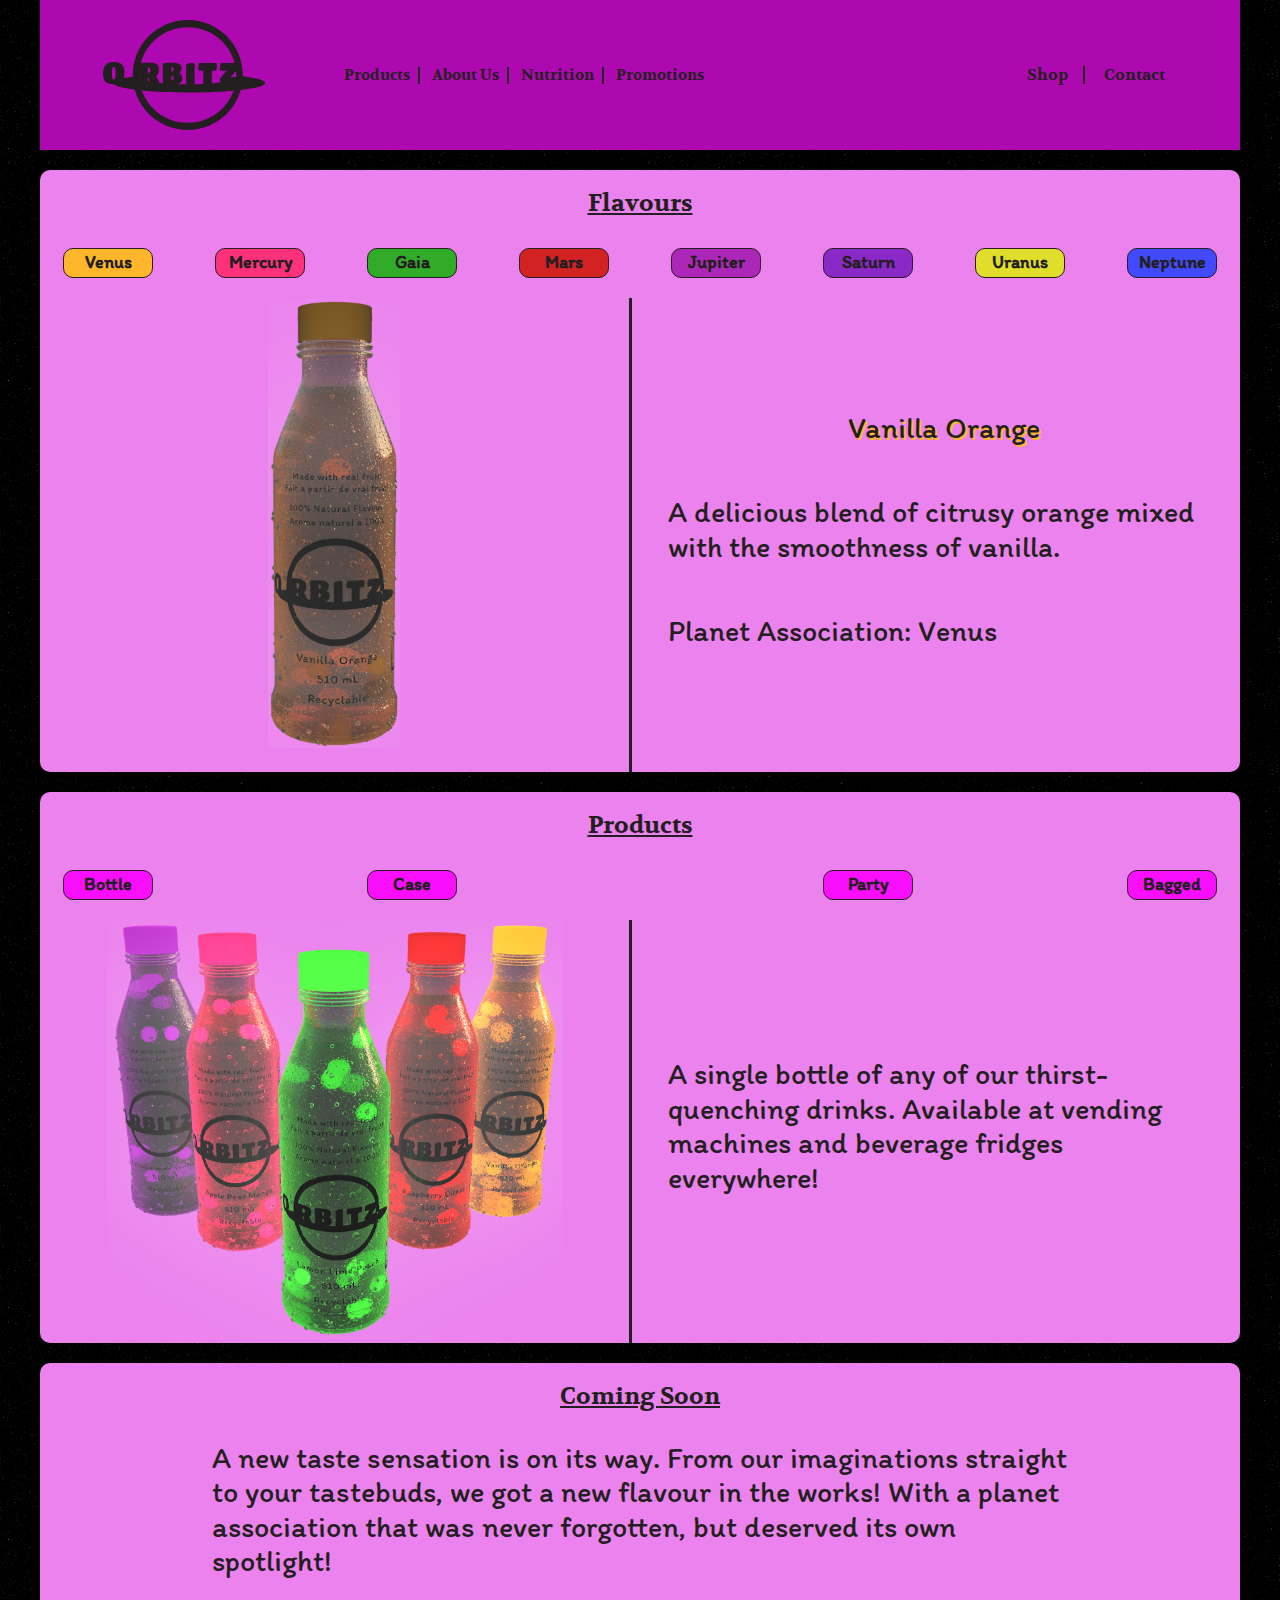
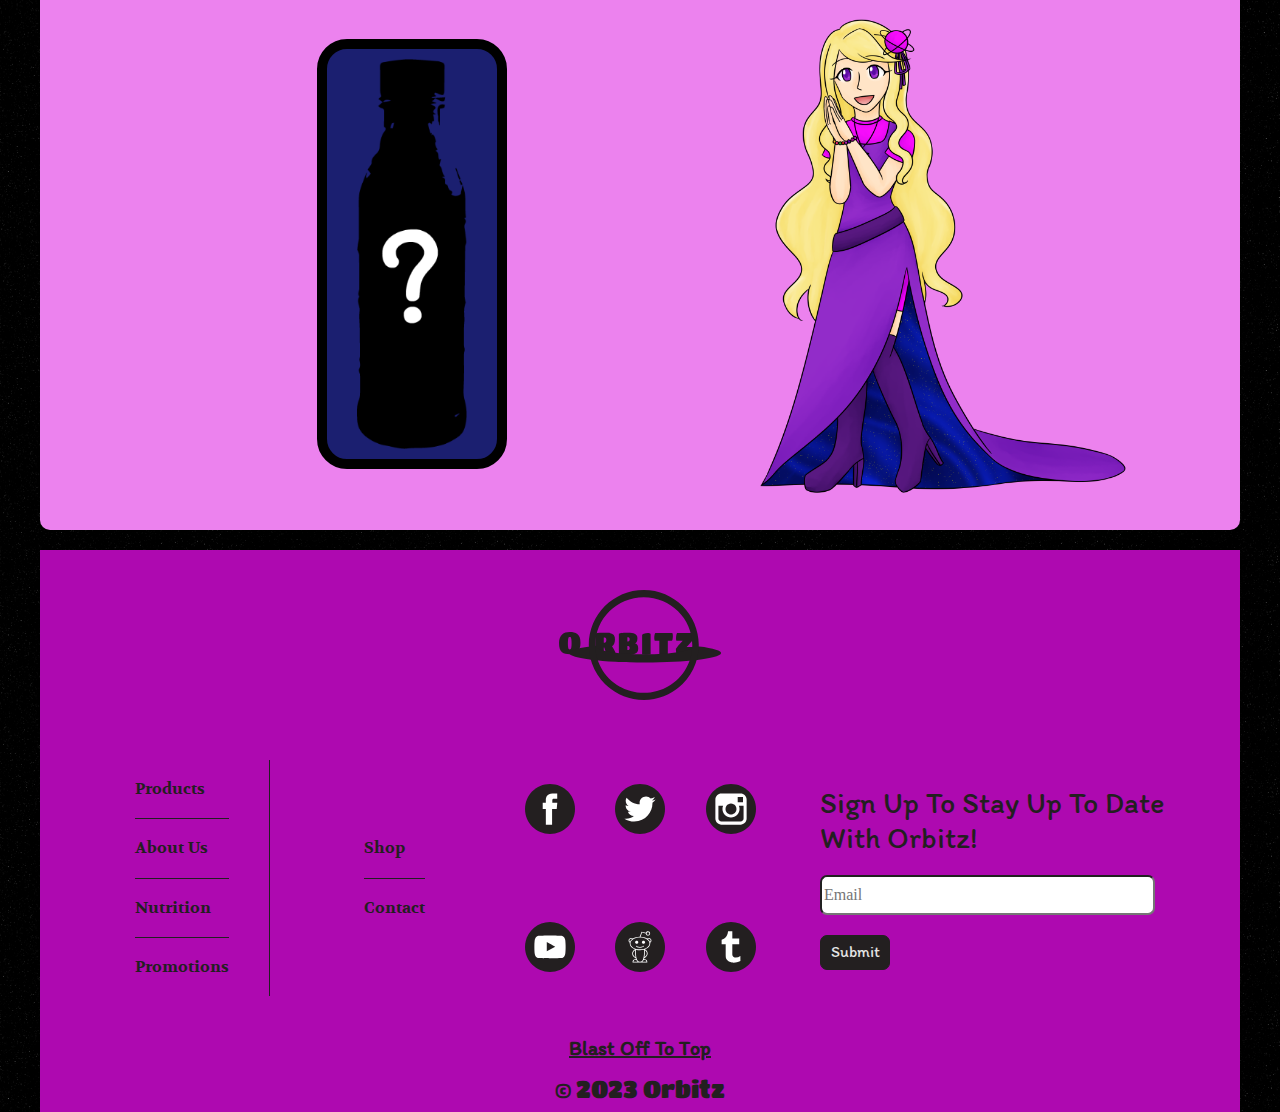
<file: products.html>
<!DOCTYPE html>
<html lang="en">
<head>
    <meta charset="UTF-8">
    <meta http-equiv="X-UA-Compatible" content="IE=edge">
    <meta name="viewport" content="width=device-width, initial-scale=1.0">
    <title>Orbitz: Send Your Tastebuds Into Orbit</title>
    <link rel="stylesheet" href="css/normalize.css">
    <link rel="stylesheet" href="css/grid.css">
    <link rel="stylesheet" href="css/main.css">
    <link rel="preconnect" href="https://fonts.googleapis.com">
    <link rel="preconnect" href="https://fonts.gstatic.com" crossorigin>
    <link href="https://fonts.googleapis.com/css2?family=Itim&display=swap" rel="stylesheet">
    <link href="https://fonts.googleapis.com/css2?family=Volkhov:wght@400;700&display=swap" rel="stylesheet">
    <link href="https://fonts.googleapis.com/css2?family=Titan+One&display=swap" rel="stylesheet">
</head>
<body>
    <div id="container" class="grid-con">
        <h1 class="hidden">Orbitz!</h1>
        <header id="main_header" class="col-span-full grid-con">
            <h2 class="hidden">Main Header</h2>
            <div id="header_logo" class="col-start-1 col-end-3 l-col-span-2">
                <h3 class="hidden">Logo</h3>
                <a href="index.html"><svg id="logo-top" data-name="logo" xmlns="http://www.w3.org/2000/svg" viewBox="0 0 319.78 216.95">
                    <defs>
                      <style>
                        .cls-1-logo {
                          fill: #231f20;
                        }
                      </style>
                    </defs>
                    <g>
                      <path class="cls-1-logo" d="M88.32,125.75c0,.52-1.22,.94-3.66,1.26-2.44,.32-4.89,.48-7.35,.48s-4.04-.14-4.74-.42c-.7-.28-1.05-.72-1.05-1.32v-38.58c0-1.04,1.31-1.78,3.93-2.22,2.62-.44,5.93-.66,9.93-.66s6.59,.01,7.77,.03c1.18,.02,2.57,.09,4.17,.21,1.6,.12,2.87,.32,3.81,.6,.94,.28,1.98,.64,3.12,1.08,1.14,.44,2.03,1.01,2.67,1.71,.64,.7,1.26,1.53,1.86,2.49,1.08,1.72,1.62,4.17,1.62,7.35s-.53,5.86-1.59,8.04c-1.06,2.18-2.47,3.83-4.23,4.95,4.6,7.24,6.9,11.84,6.9,13.8s-3.94,2.94-11.82,2.94c-2.28,0-3.86-.1-4.74-.3-.88-.2-1.44-.64-1.68-1.32l-3.9-12.36-1.02-.06v12.3Zm0-21.54h1.56c2.32,0,3.48-1.8,3.48-5.4,0-1.84-.31-3.14-.93-3.9-.62-.76-1.33-1.14-2.13-1.14h-1.98v10.44Z"/>
                      <path class="cls-1-logo" d="M136.26,127.49h-13.14c-2,0-3.34-.14-4.02-.42-.68-.28-1.02-.72-1.02-1.32v-38.58c0-1.92,5.78-2.88,17.34-2.88,6.64,0,11.22,.64,13.74,1.92,2.56,1.32,4.2,3,4.92,5.04,.4,1.2,.6,2.6,.6,4.2,0,3.12-.53,5.46-1.59,7.02-1.06,1.56-2.21,2.44-3.45,2.64,1.88,.4,3.44,1.32,4.68,2.76,1.24,1.44,1.86,3.88,1.86,7.32,0,4-1.22,6.96-3.66,8.88-2.12,1.68-5.36,2.74-9.72,3.18-1.84,.16-4.02,.24-6.54,.24Zm.06-26.16c2.04,0,3.06-1.36,3.06-4.08,0-1.36-.27-2.37-.81-3.03s-1.15-.99-1.83-.99h-1.92v8.1h1.5Zm-1.5,17.22h1.5c2.04,0,3.06-1.36,3.06-4.08,0-1.36-.27-2.37-.81-3.03s-1.15-.99-1.83-.99h-1.92v8.1Z"/>
                      <path class="cls-1-logo" d="M177.06,127.1c-2.44,.26-4.89,.39-7.35,.39s-4.03-.11-4.71-.33c-.68-.22-1.02-.59-1.02-1.11v-37.32c0-.88,1.16-1.75,3.48-2.61,2.32-.86,4.92-1.29,7.8-1.29,2.56,0,4.24,.54,5.04,1.62,.28,.4,.42,.8,.42,1.2v38.4c0,.44-1.22,.79-3.66,1.05Z"/>
                      <path class="cls-1-logo" d="M210.92,127.1c-2.46,.26-4.92,.39-7.38,.39s-4.02-.11-4.68-.33c-.66-.22-.99-.59-.99-1.11v-25.8h-8.34c-.44,0-.82-.56-1.14-1.68-.32-1.12-.48-2.79-.48-5.01s.24-4.22,.72-6c.48-1.78,1.12-2.67,1.92-2.67h32.46c.6,0,1.01,.56,1.23,1.68,.22,1.12,.33,2.74,.33,4.86s-.22,4.12-.66,6c-.44,1.88-1.04,2.82-1.8,2.82h-7.5v25.8c0,.44-1.23,.79-3.69,1.05Z"/>
                      <path class="cls-1-logo" d="M264.29,97.07c0,.72-1.06,2.38-3.18,4.98-2.12,2.6-5.3,6.12-9.54,10.56h12.66c.44,0,.81,.59,1.11,1.77s.45,2.84,.45,4.98-.25,4.03-.75,5.67c-.5,1.64-1.17,2.46-2.01,2.46h-29.22c-1.16,0-1.99-1.16-2.49-3.48-.5-2.32-.75-4.84-.75-7.56,0-.6,1.12-2.24,3.36-4.92,2.24-2.68,5.62-6.42,10.14-11.22h-11.64c-1.08,0-1.62-1.74-1.62-5.22,0-2.44,.26-4.75,.78-6.93,.52-2.18,1.18-3.27,1.98-3.27h27.66c2.04,0,3.06,4.06,3.06,12.18Z"/>
                    </g>
                    <path class="cls-1-logo" d="M21.18,126.79c-3.32,0-6.17-.31-8.55-.93-2.38-.62-4.57-1.73-6.57-3.33-4.04-3.16-6.06-9.22-6.06-18.18,0-3.76,.55-7.04,1.65-9.84,1.1-2.8,2.63-5.02,4.59-6.66,3.84-3.2,8.82-4.8,14.94-4.8,3.16,0,5.91,.28,8.25,.84,2.34,.56,4.55,1.58,6.63,3.06,4.2,3.04,6.3,8.84,6.3,17.4,0,7.68-1.9,13.34-5.7,16.98-3.8,3.64-8.96,5.46-15.48,5.46Zm-1.98-10.29c.48,.58,1.14,.87,1.98,.87s1.5-.29,1.98-.87c.48-.58,.88-1.82,1.2-3.72,.32-1.9,.48-4.55,.48-7.95s-.16-6.02-.48-7.86c-.32-1.84-.72-3.04-1.2-3.6-.48-.56-1.14-.84-1.98-.84s-1.5,.28-1.98,.84c-.48,.56-.88,1.76-1.2,3.6-.32,1.84-.48,4.46-.48,7.86s.16,6.05,.48,7.95c.32,1.9,.72,3.14,1.2,3.72Z"/>
                    <path class="cls-1-logo" d="M264.6,109.71c.12,.33,.2,.67,.2,1,0,8.92-42.94,16.16-95.91,16.16s-95.91-7.23-95.91-16.16c0-.26,.04-.52,.12-.77-32.41,3.46-52.98,8.62-52.98,14.38,0,10.41,67.08,18.85,149.83,18.85s149.83-8.44,149.83-18.85c0-5.89-21.51-11.16-55.18-14.61Z"/>
                    <path class="cls-1-logo" d="M167.25,0C107.34,0,58.77,48.56,58.77,108.47s48.56,108.47,108.47,108.47,108.47-48.56,108.47-108.47S227.15,0,167.25,0Zm0,202.87c-52.85,0-95.69-42.26-95.69-94.4S114.4,14.07,167.25,14.07s95.69,42.26,95.69,94.4-42.84,94.4-95.69,94.4Z"/>
                  </svg></a>
            </div>
            <div id="hamburger" class="col-start-3 col-end-5">
                <h3 class="hidden">Hamburger Menu</h3>
                <img id="burger_button" src="images/hamburger_menu.png" alt="Hamburger Menu">
            </div>
            <div id="burger_con" class="col-start-3 col-end-5">
                    <ul id="mobile-top-nav">
                        <li><a href="products.html">Products</a></li>
                        <li><a href="404.html">About Us</a></li>
                        <li><a href="404.html">Nutrition</a></li>
                        <li><a href="404.html">Promotions</a></li>
                        <li><a href="404.html">Shop</a></li>
                        <li><a href="contact.html">Contact</a></li>
                    </ul>
            </div>

            <nav id="main_nav_1" class="m-col-span-4 l-col-span-3">
                <h3 class="hidden">Informational Nav</h3>
                <ul id="larger-top-nav-1">
                    <li><a href="products.html">Products</a></li>
                    <li><a href="404.html">About Us</a></li>
                    <li><a href="404.html">Nutrition</a></li>
                    <li><a href="404.html">Promotions</a></li>
                </ul>
            </nav>

            <nav id="main_nav_2" class="m-col-start-7 m-col-end-9 l-col-start-7 l-col-end-9">
                <h3 class="hidden">Action Nav</h3>
                <ul id="larger-top-nav-2">
                    <li><a href="404.html">Shop</a></li>
                    <li><a href="contact.html">Contact</a></li>
                </ul>
            </nav>
        </header>

        <section id="flavours_display" class="boxcolour col-span-full grid-con">
            <h2 class="hidden">Flavours</h2>
            <p class="col-span-full"><u>Flavours</u></p>

            <div id="venus_button" data-member="0" class="planet_button col-span-1">
                <p>Venus</p>
            </div>

            <div id="mercury_button" data-member="1" class="planet_button col-span-1">
                <p>Mercury</p>
            </div>

            <div id="gaia_button" data-member="2" class="planet_button col-span-1">
                <p>Gaia</p>
            </div>

            <div id="mars_button" data-member="3" class="planet_button col-span-1">
                <p>Mars</p>
            </div>

            <div id="jupiter_button" data-member="4" class="planet_button col-span-1">
                <p>Jupiter</p>
            </div>

            <div id="saturn_button" data-member="5" class="planet_button col-span-1">
                <p>Saturn</p>
            </div>

            <div id="uranus_button" data-member="6" class="planet_button col-span-1">
                <p>Uranus</p>
            </div>

            <div id="neptune_button" data-member="7" class="planet_button col-span-1">
                <p>Neptune</p>
            </div>

            <div id="bottle_image" class="col-span-2 m-col-span-4">
                <img id="current_bottle" src="images/venus_product.png" alt="A bottle of the displayed flavour">
            </div>

            <div id="flavour_description" class="col-span-2 m-col-span-4">
                <p class="flavour_name">Vanilla Orange</p>
                <p class="flavour_description">A delicious blend of citrusy orange mixed with the smoothness of vanilla.</p>
                <p class="flavour_planet">Planet Association: Venus</p>
            </div>
        </section>

        <section id="products_display" class="boxcolour col-span-full grid-con">
            <h2 class="hidden">Products</h2>
            <p class="col-span-full"><u>Products</u></p>

            <div id="bottle_button" data-member="0" class="product_button col-span-1 m-col-start-1 m-col-end-2">
                <p>Bottle</p>
            </div>

            <div id="case_button" data-member="1" class="product_button col-span-1 m-col-start-3 m-col-end-4">
                <p>Case</p>
            </div>

            <div id="party_button" data-member="2" class="product_button col-span-1 m-col-start-6 m-col-end-7">
                <p>Party</p>
            </div>

            <div id="bagged_button" data-member="3" class="product_button col-span-1 m-col-start-8 m-col-end-9">
                <p>Bagged</p>
            </div>

            <div id="product_image" class="col-span-2 m-col-span-4">
                <img id="current_product" src="images/five_bottles.png" alt="A bottle of the displayed flavour">
            </div>

            <div id="product_description" class="col-span-2 m-col-span-4">
                <p id="product_text">A single bottle of any of our thirst-quenching drinks. Available at vending machines and beverage fridges everywhere!</p>
            </div>
        </section>

        <section id="coming_soon" class="boxcolour col-span-full grid-con">
            <h2 class="hidden">Coming Soon</h2>
            <p class="col-span-full"><u>Coming Soon</u></p>
            <p id="hype" class="col-span-full m-col-start-2 m-col-end-8">
                A new taste sensation is on its way. From our imaginations straight to your tastebuds, we got a new flavour in the works! With a planet association that was never forgotten, but deserved its own spotlight!
            </p>
            <img id="mystery_bottle" class="col-span-2 m-col-start-2 m-col-end-5" src="images/mystery_bottle.png" alt="A mysterious new flavour is on the horizon">
            <img id="orbula_cs" class="col-start-3 col-end-5 m-col-start-5 m-col-end-9" src="images/orbula_2.png" alt="Excited Orbula">
        </section>
        <footer id="main_footer" class="col-span-full">
            <div id="footer_elements" class="grid-con">
                <h2 class="hidden">Main Footer</h2>
                <div id="logo_footer" class="col-start-2 col-end-4 m-col-start-4 m-col-end-6 l-col-start-4 l-col-end-6">
                    <h3 class="hidden">Logo</h3>
                    <a href="index.html"><svg id="logo-bottom" data-name="logo" xmlns="http://www.w3.org/2000/svg" viewBox="0 0 319.78 216.95">
                        <defs>
                          <style>
                            .cls-1-logo {
                              fill: #231f20;
                            }
                          </style>
                        </defs>
                        <g>
                          <path class="cls-1-logo" d="M88.32,125.75c0,.52-1.22,.94-3.66,1.26-2.44,.32-4.89,.48-7.35,.48s-4.04-.14-4.74-.42c-.7-.28-1.05-.72-1.05-1.32v-38.58c0-1.04,1.31-1.78,3.93-2.22,2.62-.44,5.93-.66,9.93-.66s6.59,.01,7.77,.03c1.18,.02,2.57,.09,4.17,.21,1.6,.12,2.87,.32,3.81,.6,.94,.28,1.98,.64,3.12,1.08,1.14,.44,2.03,1.01,2.67,1.71,.64,.7,1.26,1.53,1.86,2.49,1.08,1.72,1.62,4.17,1.62,7.35s-.53,5.86-1.59,8.04c-1.06,2.18-2.47,3.83-4.23,4.95,4.6,7.24,6.9,11.84,6.9,13.8s-3.94,2.94-11.82,2.94c-2.28,0-3.86-.1-4.74-.3-.88-.2-1.44-.64-1.68-1.32l-3.9-12.36-1.02-.06v12.3Zm0-21.54h1.56c2.32,0,3.48-1.8,3.48-5.4,0-1.84-.31-3.14-.93-3.9-.62-.76-1.33-1.14-2.13-1.14h-1.98v10.44Z"/>
                          <path class="cls-1-logo" d="M136.26,127.49h-13.14c-2,0-3.34-.14-4.02-.42-.68-.28-1.02-.72-1.02-1.32v-38.58c0-1.92,5.78-2.88,17.34-2.88,6.64,0,11.22,.64,13.74,1.92,2.56,1.32,4.2,3,4.92,5.04,.4,1.2,.6,2.6,.6,4.2,0,3.12-.53,5.46-1.59,7.02-1.06,1.56-2.21,2.44-3.45,2.64,1.88,.4,3.44,1.32,4.68,2.76,1.24,1.44,1.86,3.88,1.86,7.32,0,4-1.22,6.96-3.66,8.88-2.12,1.68-5.36,2.74-9.72,3.18-1.84,.16-4.02,.24-6.54,.24Zm.06-26.16c2.04,0,3.06-1.36,3.06-4.08,0-1.36-.27-2.37-.81-3.03s-1.15-.99-1.83-.99h-1.92v8.1h1.5Zm-1.5,17.22h1.5c2.04,0,3.06-1.36,3.06-4.08,0-1.36-.27-2.37-.81-3.03s-1.15-.99-1.83-.99h-1.92v8.1Z"/>
                          <path class="cls-1-logo" d="M177.06,127.1c-2.44,.26-4.89,.39-7.35,.39s-4.03-.11-4.71-.33c-.68-.22-1.02-.59-1.02-1.11v-37.32c0-.88,1.16-1.75,3.48-2.61,2.32-.86,4.92-1.29,7.8-1.29,2.56,0,4.24,.54,5.04,1.62,.28,.4,.42,.8,.42,1.2v38.4c0,.44-1.22,.79-3.66,1.05Z"/>
                          <path class="cls-1-logo" d="M210.92,127.1c-2.46,.26-4.92,.39-7.38,.39s-4.02-.11-4.68-.33c-.66-.22-.99-.59-.99-1.11v-25.8h-8.34c-.44,0-.82-.56-1.14-1.68-.32-1.12-.48-2.79-.48-5.01s.24-4.22,.72-6c.48-1.78,1.12-2.67,1.92-2.67h32.46c.6,0,1.01,.56,1.23,1.68,.22,1.12,.33,2.74,.33,4.86s-.22,4.12-.66,6c-.44,1.88-1.04,2.82-1.8,2.82h-7.5v25.8c0,.44-1.23,.79-3.69,1.05Z"/>
                          <path class="cls-1-logo" d="M264.29,97.07c0,.72-1.06,2.38-3.18,4.98-2.12,2.6-5.3,6.12-9.54,10.56h12.66c.44,0,.81,.59,1.11,1.77s.45,2.84,.45,4.98-.25,4.03-.75,5.67c-.5,1.64-1.17,2.46-2.01,2.46h-29.22c-1.16,0-1.99-1.16-2.49-3.48-.5-2.32-.75-4.84-.75-7.56,0-.6,1.12-2.24,3.36-4.92,2.24-2.68,5.62-6.42,10.14-11.22h-11.64c-1.08,0-1.62-1.74-1.62-5.22,0-2.44,.26-4.75,.78-6.93,.52-2.18,1.18-3.27,1.98-3.27h27.66c2.04,0,3.06,4.06,3.06,12.18Z"/>
                        </g>
                        <path class="cls-1-logo" d="M21.18,126.79c-3.32,0-6.17-.31-8.55-.93-2.38-.62-4.57-1.73-6.57-3.33-4.04-3.16-6.06-9.22-6.06-18.18,0-3.76,.55-7.04,1.65-9.84,1.1-2.8,2.63-5.02,4.59-6.66,3.84-3.2,8.82-4.8,14.94-4.8,3.16,0,5.91,.28,8.25,.84,2.34,.56,4.55,1.58,6.63,3.06,4.2,3.04,6.3,8.84,6.3,17.4,0,7.68-1.9,13.34-5.7,16.98-3.8,3.64-8.96,5.46-15.48,5.46Zm-1.98-10.29c.48,.58,1.14,.87,1.98,.87s1.5-.29,1.98-.87c.48-.58,.88-1.82,1.2-3.72,.32-1.9,.48-4.55,.48-7.95s-.16-6.02-.48-7.86c-.32-1.84-.72-3.04-1.2-3.6-.48-.56-1.14-.84-1.98-.84s-1.5,.28-1.98,.84c-.48,.56-.88,1.76-1.2,3.6-.32,1.84-.48,4.46-.48,7.86s.16,6.05,.48,7.95c.32,1.9,.72,3.14,1.2,3.72Z"/>
                        <path class="cls-1-logo" d="M264.6,109.71c.12,.33,.2,.67,.2,1,0,8.92-42.94,16.16-95.91,16.16s-95.91-7.23-95.91-16.16c0-.26,.04-.52,.12-.77-32.41,3.46-52.98,8.62-52.98,14.38,0,10.41,67.08,18.85,149.83,18.85s149.83-8.44,149.83-18.85c0-5.89-21.51-11.16-55.18-14.61Z"/>
                        <path class="cls-1-logo" d="M167.25,0C107.34,0,58.77,48.56,58.77,108.47s48.56,108.47,108.47,108.47,108.47-48.56,108.47-108.47S227.15,0,167.25,0Zm0,202.87c-52.85,0-95.69-42.26-95.69-94.4S114.4,14.07,167.25,14.07s95.69,42.26,95.69,94.4-42.84,94.4-95.69,94.4Z"/>
                      </svg></a>
                </div>
                <div id="social_media_icons" class="col-start-1 col-end-5 m-col-start-4 m-col-end-6">
                    <h3 class="hidden">Social Media Icons</h3>
                    <div class="smicons">
                        <a href="404.html"><svg id="facebook_icon" data-name="Facebook Icon" xmlns="http://www.w3.org/2000/svg" viewBox="0 0 48 48">
                            <defs>
                            <style>
                                .cls-1-fb {
                                fill: #fff;
                                }
                        
                                .cls-2-fb {
                                fill: #245b9f;
                                }
                            </style>
                            </defs>
                            <g id="Facebook">
                            <g>
                                <path id="fb_blue" class="cls-2-fb" d="M48,24c0,13.25-10.75,24-24,24S0,37.25,0,24,10.75,0,24,0s24,10.74,24,24Z"/>
                                <g id="f">
                                <path class="cls-1-fb" d="M20,39h6v-15h4.45l.55-6h-4.77v-2.4c0-1.17,.78-1.44,1.33-1.44h3.37v-5.14l-4.63-.02c-5.14,0-6.31,3.83-6.31,6.29v2.71h-2.98v6h3v15Z"/>
                                </g>
                            </g>
                            </g>
                        </svg></a>
                    </div>
                    <div class="smicons">
                        <a href="404.html"><svg id="twitter_icon" data-name="Twitter Icon" xmlns="http://www.w3.org/2000/svg" viewBox="0 0 48 48">
                            <defs>
                            <style>
                                .cls-1-twt {
                                fill: #fff;
                                }
                        
                                .cls-2-twt {
                                fill: #00ace3;
                                }
                            </style>
                            </defs>
                            <g id="Twitter">
                            <g>
                                <path id="blue" class="cls-2-twt" d="M48,24c0,13.25-10.75,24-24,24S0,37.25,0,24,10.75,0,24,0s24,10.74,24,24Z"/>
                                <g id="bird">
                                <path class="cls-1-twt" d="M38.17,12.44c-1.19,.7-2.51,1.2-3.91,1.47-1.12-1.18-2.72-1.91-4.49-1.91-3.4,0-6.15,2.71-6.15,6.06,0,.47,.05,.94,.16,1.38-5.12-.25-9.65-2.66-12.69-6.33-.53,.89-.83,1.94-.83,3.05,0,2.1,1.09,3.96,2.74,5.04-1.01-.03-1.96-.3-2.79-.76v.08c0,2.93,2.12,5.38,4.94,5.94-.52,.14-1.06,.21-1.62,.21-.4,0-.78-.04-1.16-.11,.79,2.41,3.06,4.16,5.75,4.21-2.11,1.62-4.76,2.59-7.65,2.59-.5,0-.99-.03-1.47-.08,2.73,1.72,5.96,2.72,9.44,2.72,11.32,0,17.51-9.23,17.51-17.24,0-.26,0-.52-.02-.78,1.2-.85,2.25-1.92,3.07-3.14-1.1,.48-2.29,.81-3.54,.95,1.27-.75,2.25-1.94,2.71-3.35Z"/>
                                </g>
                            </g>
                            </g>
                        </svg></a>
                    </div>
                    <div class="smicons">
                        <a href="404.html"><svg id="instagram_logo" data-name="Instagram Logo" xmlns="http://www.w3.org/2000/svg" viewBox="0 0 48 48">
                            <defs>
                            <style>
                                .cls-1-ins {
                                fill: #2e80a8;
                                }
                        
                                .cls-2-ins {
                                fill: #fff;
                                }
                            </style>
                            </defs>
                            <g id="Instagram">
                            <g>
                                <path id="light_blue" class="cls-1-ins" d="M48,24c0,13.25-10.75,24-24,24S0,37.25,0,24,10.75,0,24,0s24,10.74,24,24Z"/>
                                <g id="picture">
                                <path class="cls-2-ins" d="M33.2,9H14.8c-3.2,0-5.8,2.6-5.8,5.8v18.41c0,3.2,2.6,5.8,5.8,5.8h18.4c3.2,0,5.8-2.6,5.8-5.8V14.8c0-3.2-2.6-5.8-5.8-5.8Zm1.66,3.46h.66s0,.66,0,.66v4.42l-5.07,.02-.02-5.08h4.42Zm-15.15,8.45c.96-1.33,2.52-2.2,4.28-2.2s3.32,.87,4.28,2.2c.62,.87,1,1.93,1,3.08,0,2.91-2.37,5.28-5.28,5.28s-5.28-2.37-5.28-5.28c0-1.15,.38-2.21,1-3.08Zm16.36,12.28c0,1.59-1.29,2.88-2.88,2.88H14.8c-1.59,0-2.88-1.29-2.88-2.88v-12.28h4.48c-.39,.95-.6,1.99-.6,3.08,0,4.52,3.68,8.2,8.2,8.2s8.2-3.68,8.2-8.2c0-1.09-.22-2.13-.61-3.08h4.48v12.28Z"/>
                                </g>
                            </g>
                            </g>
                        </svg></a>
                    </div>
                    <div class="smicons">
                        <a href="404.html"><svg id="youtube_icon" data-name="Youtube Icon" xmlns="http://www.w3.org/2000/svg" viewBox="0 0 48 48">
                            <defs>
                            <style>
                                .cls-1-yt {
                                fill: #fff;
                                }
                        
                                .cls-2-yt {
                                fill: #ef3f43;
                                }
                            </style>
                            </defs>
                            <g id="Youtube">
                            <g>
                                <path id="red" class="cls-2-yt" d="M48,24c0,13.25-10.75,24-24,24S0,37.25,0,24,10.75,0,24,0s24,10.74,24,24Z"/>
                                <g id="video">
                                <g id="Lozenge">
                                    <path class="cls-1-yt" d="M38.7,17.74s-.29-2.16-1.19-3.11c-1.14-1.24-2.42-1.25-3-1.32-4.2-.32-10.5-.32-10.5-.32h-.01s-6.3,0-10.5,.32c-.59,.07-1.86,.08-3.01,1.32-.9,.95-1.19,3.11-1.19,3.11,0,0-.3,2.53-.3,5.06v2.37c0,2.53,.3,5.06,.3,5.06,0,0,.29,2.15,1.19,3.1,1.14,1.25,2.64,1.21,3.31,1.34,2.4,.24,10.2,.32,10.2,.32,0,0,6.3-.01,10.5-.33,.58-.07,1.86-.08,3-1.33,.9-.95,1.19-3.1,1.19-3.1,0,0,.3-2.53,.3-5.06v-2.37c0-2.53-.3-5.06-.3-5.06Zm-17.79,10.31v-8.79s8.1,4.41,8.1,4.41l-8.1,4.38Z"/>
                                </g>
                                </g>
                            </g>
                            </g>
                        </svg></a>
                    </div>
                    <div class="smicons">
                        <a href="404.html"><svg id="reddit_icon" data-name="Reddit Icon" xmlns="http://www.w3.org/2000/svg" viewBox="0 0 48 48">
                            <defs>
                            <style>
                                .cls-1-reddit {
                                fill: #fff;
                                }
                        
                                .cls-2-reddit {
                                fill: #f15f2a;
                                }
                            </style>
                            </defs>
                            <g id="Reddit">
                            <g>
                                <path id="orange" class="cls-2-reddit" d="M48,24c0,13.25-10.75,24-24,24S0,37.25,0,24,10.75,0,24,0s24,10.74,24,24Z"/>
                                <g id="dude">
                                <path class="cls-1-reddit" d="M22.4,19.45c0-.83-.7-1.51-1.56-1.51s-1.56,.68-1.56,1.51,.7,1.51,1.56,1.51,1.56-.68,1.56-1.51Z"/>
                                <path class="cls-1-reddit" d="M27.34,17.93c-.86,0-1.56,.68-1.56,1.51s.7,1.51,1.56,1.51,1.56-.68,1.56-1.51-.7-1.51-1.56-1.51Z"/>
                                <path class="cls-1-reddit" d="M29.59,11.01c0,1.11,.93,2,2.07,2s2.07-.9,2.07-2.01-.93-2.01-2.07-2.01c-.87,0-1.61,.52-1.92,1.25l-4.27-.99-1.77,4.89c-2.52,.05-4.81,.71-6.52,1.77-.46-.39-1.04-.61-1.65-.61-1.4,0-2.53,1.1-2.53,2.46,0,.84,.45,1.62,1.17,2.07-.04,.25-.07,.49-.07,.75,0,2.41,2.05,4.52,5.08,5.62-1.64,.98-2.69,2.45-2.69,4.1,0,1.81,1.25,3.48,3.35,4.47l.03-.06c.09,.39,.2,.76,.32,1.1h-.84c-.73,0-1.33,.23-1.76,.67-.8,.82-.74,2.09-.74,2.14l.02,.37h14.16v-.37c.01-.05,.05-1.36-.76-2.17-.42-.42-.97-.63-1.65-.63h-.85c.14-.39,.25-.81,.36-1.24l.06,.11c1.98-1,3.16-2.64,3.16-4.38,0-1.61-1-3.05-2.57-4.03,0-.02,0-.05,0-.07,3.03-1.1,5.09-3.21,5.09-5.62,0-.25-.03-.49-.07-.73,.74-.45,1.2-1.23,1.2-2.09,0-1.36-1.14-2.46-2.54-2.46-.62,0-1.2,.23-1.67,.62-1.65-1.03-3.84-1.68-6.26-1.77l1.44-3.98,3.6,.84Zm2.07-1.24c.7,0,1.27,.55,1.27,1.24s-.57,1.24-1.27,1.24-1.27-.55-1.27-1.24,.57-1.24,1.27-1.24Zm-17.86,8c0-.93,.78-1.69,1.74-1.69,.36,0,.69,.1,.98,.29-1,.75-1.73,1.66-2.11,2.66-.37-.32-.6-.77-.6-1.26Zm13.88,8.78c.1,.05,.2,.1,.3,.15-.05,7.11-.77,11.48-3.98,11.48-3.55,0-3.95-5.4-3.98-11.58,.05-.03,.12-.05,.17-.08,1.16,.32,2.44,.49,3.78,.49s2.55-.17,3.7-.47Zm-10.4,3.75c0-1.26,.75-2.4,1.95-3.22,.02,2.51,.11,4.82,.45,6.73-1.51-.87-2.4-2.15-2.4-3.51Zm.88,6.72c.28-.29,.67-.43,1.18-.43h1.16c.33,.68,.74,1.23,1.26,1.63h-4.1c.04-.34,.16-.85,.5-1.2Zm10.46-.43c.46,0,.81,.13,1.07,.39,.36,.36,.48,.88,.53,1.24h-4.03c.51-.4,.93-.95,1.26-1.63h1.18Zm1.93-6.29c0,1.31-.83,2.55-2.25,3.42,.35-1.91,.45-4.17,.47-6.51,1.1,.81,1.77,1.9,1.77,3.09Zm-6.57-4.06c-5.01,0-9.09-2.54-9.09-5.67s4.07-5.67,9.09-5.67,9.09,2.54,9.09,5.67-4.08,5.67-9.09,5.67Zm8.48-10.17c.96,0,1.74,.76,1.74,1.69,0,.5-.24,.97-.63,1.29-.37-1-1.1-1.91-2.1-2.66,.29-.2,.63-.31,1-.31Z"/>
                                <path class="cls-1-reddit" d="M27.08,23s-.96,.92-3.12,.92-2.97-.87-2.99-.9c-.14-.16-.39-.18-.56-.04-.17,.14-.19,.38-.04,.54,.04,.05,1.06,1.17,3.6,1.17s3.64-1.1,3.69-1.15c.15-.15,.14-.39-.01-.54-.16-.15-.41-.15-.56,0Z"/>
                                </g>
                            </g>
                            </g>
                        </svg></a>
                    </div>
                    <div class="smicons">
                        <a href="404.html"><svg id="tumblr_icon" data-name="Tumblr Icon" xmlns="http://www.w3.org/2000/svg" viewBox="0 0 48 48">
                            <defs>
                            <style>
                                .cls-1-tbr {
                                fill: #fff;
                                }
                        
                                .cls-2-tbr {
                                fill: #0f4361;
                                }
                            </style>
                            </defs>
                            <g id="Tumblr">
                            <g>
                                <path id="dark_blue" class="cls-2-tbr" d="M48,24c0,13.26-10.75,24-24,24S0,37.26,0,24,10.75,0,24,0s24,10.75,24,24Z"/>
                                <g id="t">
                                <path class="cls-1-tbr" d="M19.31,34.96c.27,.72,.77,1.4,1.48,2.04,.71,.64,1.57,1.13,2.58,1.48,1.01,.34,1.78,.52,3.09,.52,1.15,0,2.23-.12,3.22-.37,.99-.24,2.11-.67,3.33-1.27v-4.73c-1.44,.99-2.88,1.48-4.33,1.48-.82,0-1.54-.2-2.18-.6-.48-.29-.92-.8-1.09-1.29-.18-.49-.15-1.5-.15-3.24v-7.69h6.63v-5.36h-6.63v-6.94h-4.08c-.18,1.55-.52,2.82-1.01,3.82-.49,1-1.13,1.86-1.93,2.58-.8,.71-2.11,1.26-3.23,1.65v4.25h3.89v10.52c0,1.37,.14,2.42,.41,3.14Z"/>
                                </g>
                            </g>
                            </g>
                        </svg></a>
                    </div>
                </div>
                <nav id="footer_nav" class="col-start-1 col-end-5 m-col-start-1 m-col-end-4">
                    <h3 class="hidden">Footer Nav</h3>
                    <ul id="mobile-bottom-nav-1">
                        <li><a href="products.html">Products</a></li>
                        <li><a href="404.html">About Us</a></li>
                        <li><a href="404.html">Nutrition</a></li>
                        <li><a href="404.html">Promotions</a></li>
                    </ul>
                    <ul id="mobile-bottom-nav-2">
                        <li><a href="404.html">Shop</a></li>
                        <li><a href="contact.html">Contact</a></li>
                    </ul>
                </nav>
                <div id="newsletter" class="col-start-1 col-end-5 m-col-span-3">
                    <h3 class="hidden">Newsletter</h3>
                    <p>Sign Up To Stay Up To Date With Orbitz!</p>
                    <input id="email_news" name="email-news" type="text" placeholder="Email">
                    <input type="submit" value="Submit" id="submit_news">
                </div>
                <div id="bottom_info" class="col-span-full">
                    <a href="#flavours_display"><u>Blast Off To Top</u></a>
                    <p>© 2023 Orbitz</p>
                </div>
            </div>
        </footer>
    </div>
    <script src="js/main.js"></script>
    <script src="js/products.js"></script>
</body>
</html>
</file>
<file: css/main.css>
/* 1. General Styles */

.hidden {
    display: none;
}

a {
    text-decoration: none;
    color: #231f20;
    font-family: 'Volkhov', Arial, Helvetica, sans-serif;
    font-weight: 700;
}

p {
    font-size: 30px;
    font-family: 'Itim', Arial, Helvetica, sans-serif;
    padding-left: 20px;
    padding-right: 20px;
    color: #231f20;
}

a:visited {
    color: #231f20;
}

section, header {
    margin-top: 0;
    margin-bottom: 20px;
}

.boxcolour {
    background-color: #EC82EE;
}

.bubblecolour {
    background-color: #e4e4e4;
}

.bubblecolour2 {
    background-color: #231F20;
}

.disappear {
    display: block;
}

.appear {
    display: none;
}

#logo-top:hover .cls-1-logo, #logo-bottom:hover .cls-1-logo {
    fill: #e4e4e4;
}

body {
    background-image: url(../images/starry_background.jpg);
    background-size: 300px;
}

/* 2. Container */

#container {
    margin: 0 auto;
    background-image: url(../images/starry_background.jpg);
    background-size: 300px;
    display: grid
}

/* 3. Header */

#main_header {
    margin: 0;
    background-color: #AE09B0;
}

#header_logo {
    height: 110px;
    align-self: center;
    display: flex;
    justify-content: center;
    margin-top: 20px;
    margin-bottom: 20px;
}

#header_logo svg {
    height: 110px;
}

#hamburger {
    height: 110px;
    align-self: center;
    display: flex;
    justify-content: center;
    align-items: center;
}

#hamburger:first-of-type {
    margin-top: 27px;
}

#burger_button {
    height: 75px;
    width: 150px;
    margin-top: 15px;
    margin-bottom: 20px;
    cursor: pointer;
}

#burger_con {
    display: none;
}

#burger_con.display {
    display: block;
}

#burger_con li {
    margin-top: 10px;
    margin-bottom: 10px;
    border-bottom: #231f20 2px solid;
    text-align: center;
    padding-bottom: 10px;
    list-style-type: none;
}

#burger_con li a {
    font-family: 'Itim', Arial, Helvetica, sans-serif;
}

#burger_con li:first-of-type {
    padding-top: 10px;
}

#burger_con li:last-of-type {
    border-bottom: none;
}

#burger_con li:hover a {
    color: white;
}

#main_nav_1, #main_nav_2 {
    display: none;
}


/* 4. Visual Appeal */

#visual_appeal {
    margin-top: 20px;
}

#visual_appeal p {
    font-size: 24px;
    font-family: 'Volkhov', Arial, Helvetica, sans-serif;
    color: #F90EFC;
    text-shadow: 2px 2px #8A28C8;
    text-align: center;
    margin-top: 20px;
    margin-bottom: 20px;
}

#info_text {
    margin-bottom: 20px;
}

#info_text p {
    font-size: 20px;
    font-family: 'Itim', Arial, Helvetica, sans-serif;
    color: #F90EFC;
    text-shadow: none;
    text-align: center;
}

#interactive_icons {
    display: flex;
    flex-direction: row;
    justify-content: space-between;
    align-items: center;
    margin-bottom: 20px;
}

#leaves {
    max-height: 72px;
    cursor: pointer;
}

#prohibited {
    max-height: 59px;
    cursor: pointer;
}

#recycle {
    max-height: 61px;
    cursor: pointer;
}

/* 5. Flavours */

#flavours_slider {
    height: 260px;
    align-self: center;
    margin-bottom: 32px;
    margin-top: 32px;
    display: flex;
    position: relative;
    justify-content: center;
}

#select_a_flavour {
    border-radius: 10px;
    display: flex;
    flex-wrap: wrap;
    justify-content: center;
    align-content: space-around;
    border: 3px solid #AE09B0;
}

#select_a_flavour p {
    font-size: 20px;
}

#saf {
    font-family: 'Volkhov', Arial, Helvetica, sans-serif;
    font-weight: bold;
    text-align: center;
    text-decoration: underline;
}

.index_button {
    height: 30px;
    width: 90px;
    border-radius: 10px;
    display: flex;
    justify-content: center;
    align-items: center;
    cursor: pointer;
    justify-self: center;
    border: 1px solid #231F20;
    margin-right: 20px;
}

#flavour_index_current {
    max-height: 100%;
}

#flavours_text {
    height: 185px;
    align-self: center;
    display: flex;
    align-items: center;
    text-align: left;
    border-radius: 10px;
}

#flavours_text p {
    margin-top: 10px;
    font-size: 16px;
    padding-left: 34px;
    padding-right: 34px;
    margin-bottom: 20px;
}

#flavours_text p:first-of-type {
    text-align: center;
}

#flavours_text p:first-of-type {
    text-shadow: #FFB62A 2px 2px;
}

/* 6. Collab */

#new_flavour {
    height: 300px;
    display: flex;
    justify-content: center;
}

#impostor_flavour {
    max-height: 100%;
}

#mascot {
    display: flex;
    flex-wrap: wrap;
    align-items: end;
    position: relative;
    justify-content: right;
}

#orbula_collab_s {
    max-height: 100%;
    max-width: 100%;
    display: block;
}

#orbula_collab_m {
    max-width: 100%;
    display: none;
}

#orbula_collab_l {
    max-width: 100%;
    display: none;
}

#orbula_collab {
    position: absolute;
}

#red_crewmate {
    transform: scaleX(-1);
    position: absolute;
    max-width: 42%;
}

#collab_info {
    height: 180px;
    margin-top: 20px;
    border-radius: 10px;
}

#collab_info p {
    font-size: 16px;
}

#collab_info p:first-of-type {
    text-align: center;
    text-shadow: #FF0705 2px 2px;
    margin-top: 5px;
}

#innersloth:hover {
    color: white;
}

/* 7. Information */

#information {
    display: flex;
    flex-wrap: wrap;
    text-align: center;
    flex-direction: column;
    position: relative;
    border-radius: 10px;
}

#information p {
    margin-top: 5px;
    font-family: 'Volkhov', Arial, Helvetica, sans-serif;
    font-weight: 700;
    margin-bottom: 30px;
    margin-top: 20px;
}

#interview_title {
    text-decoration: underline;
}

.arrows_info {
    display: flex;
    flex-direction: row;
    z-index: 3;
    cursor: pointer;
}

.arrows_info2 {
    display: flex;
    flex-direction: row;
    z-index: 3;
    cursor: pointer;
}

.left_info {
    left: 0;
    position: absolute;
    top: 250px;
    border: 1px solid #231F20;
    border-radius: 100px;
    background-color: #EC82EE;
}

.right_info {
    position: absolute;
    right: 0;
    top: 250px;
    border: 1px solid #231F20;
    border-radius: 100px;
    background-color: #EC82EE;
}

iframe {
    margin-bottom: 30px;
}

#slider_indicator, #slider_indicator2 {
    margin-bottom: 5px;
}

.circle {
    height: 26px;
    width: 26px;
    margin-left: 5px;
    border-radius: 20px;
    display: inline-block;
    cursor: pointer;
}

#yt_video {
    align-self: center;
}

#information2 {
    display: flex;
    flex-wrap: wrap;
    text-align: center;
    flex-direction: column;
    position: relative;
    border-radius: 10px;
    align-items: center;
}

#information2 p {
    margin-top: 5px;
    font-family: 'Volkhov', Arial, Helvetica, sans-serif;
    font-weight: 700;
    margin-bottom: 30px;
    margin-top: 20px;
}

#interview_title {
    text-decoration: underline;
}

#charity_title {
    text-decoration: underline;
}

#WWF {
    max-height: 157px;
    max-width: 157px;
    margin-bottom: 20px;
}

#trevorproject {
    max-height: 80px;
    max-width: 255px;
    margin-bottom: 20px;
}

#stjude {
    max-height: 120px;
    max-width: 392px;
    margin-bottom: 20px;
}

.arrows_info {
    display: flex;
    flex-direction: row;
    z-index: 3;
    cursor: pointer;
}

.left_info {
    left: 0;
    position: absolute;
    top: 250px;
    border: 1px solid #231F20;
    border-radius: 100px;
    background-color: #EC82EE;
}

.right_info {
    position: absolute;
    right: 0;
    top: 250px;
    border: 1px solid #231F20;
    border-radius: 100px;
    background-color: #EC82EE;
}

#slider_indicator, #slider_indicator2 {
    margin-bottom: 5px;
}

.circle {
    height: 26px;
    width: 26px;
    margin-left: 5px;
    border-radius: 20px;
    display: inline-block;
    cursor: pointer;
}

#yt_video {
    align-self: center;
}

#information.infoinactive {
    display: none;
}

#information2.infoinactive {
    display: none;
}

/* 8. Footer */

#main_footer {
    background-color: #AE09B0;
}

#logo_footer  {
    margin-top: 20px;
    height: 110px;
    margin-bottom: 20px;
    display: flex;
    justify-content: center;
}

#logo_footer svg {
    height: 110px;
}

#social_media_icons {
    height: 90px;
    margin-bottom: 20px;
    display: flex;
    justify-content: space-evenly;
    align-items: center;
}

.smicons {
    height: 50px;
    width: 50px;
    display: inline-block;
}

#facebook_icon .cls-2-fb, #twitter_icon .cls-2-twt, #instagram_logo .cls-1-ins, #youtube_icon .cls-2-yt, #reddit_icon .cls-2-reddit, #tumblr_icon .cls-2-tbr {
    fill: #231f20;
}

#facebook_icon:hover .cls-1-fb, #twitter_icon:hover .cls-1-twt, #instagram_logo:hover .cls-2-ins, #youtube_icon:hover .cls-1-yt, #reddit_icon:hover .cls-1-reddit, #tumblr_icon:hover .cls-1-tbr{
    fill: #231f20;
}

#facebook_icon:hover .cls-2-fb, #twitter_icon:hover .cls-2-twt, #instagram_logo:hover .cls-1-ins, #youtube_icon:hover .cls-2-yt, #reddit_icon:hover .cls-2-reddit, #tumblr_icon:hover .cls-2-tbr{
    fill: #fff;
}


#footer_nav {
    height: 200px;
    display: flex;
    align-items: center;
    justify-content: space-evenly;
    margin-bottom: 20px;
}

#mobile-bottom-nav-1 li, #mobile-bottom-nav-2 li {
    font-size: 16px;
    border-bottom: #231f20 1px solid;
    padding-top: 20px;
    padding-bottom: 20px;
    list-style-type: none;
}

#mobile-bottom-nav-1 {
    padding-right: 40px;
    border-right: 1px solid #231F20;
}

#mobile-bottom-nav-1 li:last-of-type, #mobile-bottom-nav-2 li:last-of-type {
    border-bottom: none;
}

#mobile-bottom-nav-1 li a:hover, #mobile-bottom-nav-2 li a:hover {
    color: white;
}

#newsletter {
    height: 269px;
    margin-bottom: 20px;
    display: flex;
    flex-wrap: wrap;
    flex-direction: column;
    align-content: center;
    justify-content: center;
}

#newsletter p {
    font-size: 20px;
    margin-bottom: 20px;
}

#email_news {
    height: 40px;
    max-width: 335px;
    margin-bottom: 20px;
    border-radius: 7px;
    margin-left: 20px;
}

#submit_news {
    height: 35px;
    width: 70px;
    border-radius: 7px;
    margin-left: 20px;
    color: #e4e4e4;
    background-color: #231F20;
    border: 1px #231F20 solid;
    cursor: pointer;
    font-family: 'Itim', Arial, Helvetica, sans-serif;
}

#submit_news:hover {
    color: #231F20;
    background-color: #e4e4e4;
}


#bottom_info {
    text-align: center;
    background-color: #AE09B0;
}

#bottom_info a {
    font-family: 'Itim', Arial, Helvetica, sans-serif;
    font-size: 14px;
}

#bottom_info p {
    font-family: "Titan One", sans-serif;
    font-size: 18px;
    margin-top: 15px;
    margin-bottom: 10px;
}


/* 9. Products */

#flavours_display {
    margin-top: 20px;
    margin-bottom: 20px;
    text-align: center;
    margin-left: 0;
    margin-right: 0;
    border-radius: 10px;
}

#flavours_display p, #products_display p, #coming_soon p:not(#hype) {
    font-size: 24px;
    font-family: "Volkhov", Arial, Helvetica, sans-serif;
    margin-top: 20px;
    font-weight: 700;
    margin-bottom: 30px;
}

#venus_button, #venus_button_index {
    background-color: #FFB62A;
}

#mercury_button, #mercury_button_index {
    background-color: #FF317A;
}

#gaia_button, #gaia_button_index {
    background-color: #31AC28;
}

#mars_button, #mars_button_index {
    background-color: #D22222;
}

#jupiter_button, #jupiter_button_index {
    background-color: #AC27B8;
}

#saturn_button, #saturn_button_index {
    background-color: #8A28C8;
}

#uranus_button, #uranus_button_index {
    background-color: #E0DE2B;
}

#neptune_button, #neptune_button_index {
    background-color: #414AFF;
}

.planet_button {
    height: 30px;
    width: 90px;
    border-radius: 10px;
    display: flex;
    justify-content: center;
    align-items: center;
    cursor: pointer;
    justify-self: center;
    border: 1px solid #231F20;
    margin-bottom: 20px;
}

#flavours_display .planet_button p {
    font-size: 18px;
    font-family: 'Itim', Arial, Helvetica, sans-serif;
    padding-left: 0;
    padding-right: 0;
    margin: 0;
}

#current_bottle {
    max-height: 100%;
    margin-bottom: 20px;
}

#flavour_description {
    display: flex;
    flex-direction: column;
    justify-content: center;
}

#flavour_description p {
    font-size: 20px;
    text-align: left;
    font-family: 'Itim', Arial, Helvetica, sans-serif;
    font-weight: normal;
    padding-left: 10px;
    padding-right: 10px;
}

#flavour_description p:first-of-type {
    text-align: center;
    text-shadow: 2px 2px #FFB62A;
}

#products_display {
    margin-bottom: 20px;
    text-align: center;
    margin-left: 0;
    margin-right: 0;
    border-radius: 10px;
}

.product_button {
    height: 30px;
    width: 90px;
    background-color: #fff;
    border-radius: 10px;
    display: flex;
    justify-content: center;
    align-items: center;
    cursor: pointer;
    border: 1px solid #231F20;
    background-color: #F90EFC;
    justify-self: center;
    margin-bottom: 20px;
}

#products_display .product_button p {
    font-size: 18px;
    font-family: 'Itim', Arial, Helvetica, sans-serif;
    padding-left: 0;
    padding-right: 0;
    margin: 0;
}

#current_product {
    max-height: 100%;
}

#product_description {
    display: flex;
    flex-direction: column;
    justify-content: center;
}

#product_description p {
    font-size: 20px;
    text-align: left;
    font-family: 'Itim', Arial, Helvetica, sans-serif;
    font-weight: normal;
    padding-left: 10px;
    padding-right: 10px;
}

#coming_soon {
    margin-bottom: 20px;
    text-align: center;
    flex-wrap: wrap;
    margin-left: 0;
    margin-right: 0;
    border-radius: 10px;
}

#hype {
    text-align: left;
    font-size: 20px;
    margin-bottom: 20px;
}

#orbula_cs {
    max-height: 381px;
    justify-self: center;
    align-self: center;
}

#mystery_bottle {
    max-height: 275px;
    align-self: center;
    justify-self: center;
    border: 10px solid black;
    background-color: #1B1F70;
    border-radius: 30px;
    padding-left: 30px;
    padding-right: 30px;
    padding-top: 10px;
    padding-bottom: 10px;
    margin-bottom: 20px;
}

/* 10. Contact Form */

#contact_form {
    height: 642px;
    display: flex;
    justify-content: center;
    align-items: center;
    flex-wrap: wrap;
}

#form_header {
    height: 200px;
    background-image: url(../images/orbula_chibi.png);
    background-repeat: no-repeat;
    background-size: 20%;
    background-position: right 10%;
    display: flex;
    flex-direction: column;
    justify-content: center;
}

#contact_form p {
    color: #F90EFC;
    margin-bottom: 20px;
    text-shadow: #8A28C8 2px 2px;
    text-align: center;
}

#inquiry {
    margin-bottom: 20px;
}

#preferred_name, #email, #subject {
    height: 30px;
    width: 250px;
    border-radius: 7px;
}

#comments {
    height: 150px;
    width: 250px;
    border-radius: 7px;
}

#send {
    height: 35px;
    width: 70px;
    background-color: #F90EFC;
    color: #231F20;
    border: 1px #231F20 solid;
    border-radius: 7px;
    font-family: 'Itim', Arial, Helvetica, sans-serif;
}

#send:hover {
    color: #F90EFC;
    background-color: white;
    border: 1px #F90EFC solid;
}

/* 11. 404 */

#error404 {
    margin-top: 24px;
    margin-bottom: 24px;
    height: 642px;
    display: flex;
    justify-content: center;
    align-items: center;
    flex-wrap: wrap;
}

#error404 p {
    color: #F90EFC;
    margin-bottom: 20px;
    text-shadow: #8A28C8 2px 2px;
}

#error404 p:last-of-type {
    margin-bottom: 0px;
}

/* 12. Media Queries- Tablet */

@media screen and (min-width: 768px) {
    #main_header {
        height: 150px;
    }

    #burger_con.display {
        display: none;
    }

    #hamburger {
        display: none;
    }

    #burger_con {
        display: none;
    }

    #main_nav_1 {
        height: 110px;
        margin-top: 20px;
        display: flex;
        align-items: center;
        justify-content: left;
    }
    
    #main_nav_1 ul li {
        font-size: 15px;
        border-right: 2px solid #231F20;
        padding-right: 8px;
        padding-left: 8px;
        display: inline-flex;
    }

    #main_nav_1 ul li:first-of-type {
        padding-left: 0;
    }
    
    #main_nav_1 ul li:last-of-type {
        padding-right: 0;
    }

    #main_nav_2 ul li {
        font-size: 16px;
        border-right: 2px solid #231F20;
        display: inline-flex;
    }

    #main_nav_2 ul li:first-of-type {
        padding-right: 15px;
    }
    
    #main_nav_2 ul li:last-of-type {
        padding-left: 15px;
    }

    #main_nav_1 ul li a {
        display: flex;
    }
    
    #main_nav_1 ul li:last-of-type, #main_nav_2 ul li:last-of-type {
        border-right: none;
    }
    
    #main_nav_2 {
        height: 110px;
        margin-top: 20px;
        display: flex;
        align-items: center;
        justify-content: space-evenly;
    }
    
    #main_nav_1 ul li a:hover, #main_nav_2 ul li a:hover {
        border-bottom: 3px solid #231f20;
        color: white;
    }

    #larger-top-nav-1, #larger-top-nav-2 {
        padding-left: 0px;
    }

    #visual_appeal p {
        font-size: 45px;
    }

    #info_text p {
        font-size: 30px;
    }

    #leaves {
        max-height: 152px;
    }
    
    #prohibited {
        max-height: 125px;
    }
    
    #recycle {
        max-height: 129px;
    }

    #flavours_slider, #collab, #new_flavour, #mascot, #collab_info {
        height: 512px;
    }

    #flavours_slider {
        margin: 0;
    }

    #select_a_flavour {
        order: -1;
    }

    #flavours_text {
        height: 350px;
        box-shadow: 10px 10px #FFB62A;
        order: 1;
    }

    #flavours_text p {
        font-size: 25px;
    }

    #collab_info {
        margin-top: 0;
        display: flex;
        flex-direction: column;
        justify-content: center;
    }

    #collab_info p {
        font-size: 24px;
    }

    #mascot {
        order: 1;
    }

    #orbula_collab_s {
        max-width: 100%;
        display: none;
    }
    
    #orbula_collab_m {
        max-width: 100%;
        display: block;
    }

    #red_crewmate {
        max-width: 50%;
    }

    #main_footer {
        height: 432px;
    }

    #logo_footer {
        margin-top: 40px;
    }

    #logo_footer, #footer_nav {
        order: -1;
    }

     #newsletter, #bottom_info {
        order: 1;
    }

    #social_media_icons, #footer_nav, #newsletter {
        height: 237px;
    }

    #social_media_icons {
        flex-wrap: wrap;
        flex-direction: row;
    }

    .smicons {
        flex-wrap: wrap;
        margin-left: 12px;
        margin-right: 12px;
    }

    #preferred_name, #email, #subject {
        width: 400px;
    }

    #comments {
        height: 150px;
        width: 400px;
    }

    #newsletter p {
        font-size: 30px;
    }

    #bottom_info a {
        font-size: 17px;
    }
    
    #bottom_info p {
        font-family: "Titan One", sans-serif;
        font-size: 21px;
    }

    #bottle_image {
        border-right: 3px solid #231F20;
    }

    #product_image {
        border-right: 3px solid #231F20;
    }

    #flavour_description p {
        font-size: 30px;
        padding-left: 20px;
        padding-right: 20px;
    }

    #product_description p {
        font-size: 30px;
        padding-left: 20px;
        padding-right: 20px;
    }

    #orbula_cs {
        max-height: 531px;
    }

    #mystery_bottle {
        max-height: 430px;
    }

    #hype {
        font-size: 30px;
    }

    #select_a_flavour {
        border: 5px solid #AE09B0;
    }

}

/* 12. Media Queries- Desktop */

@media screen and (min-width: 1200px) {

    #visual_appeal p {
        font-size: 60px;
    }

    #info_text p {
        font-size: 30px;
    }
    
    #flavours, #flavours_slider, #collab, #new_flavour, #mascot, #collab_info, #information {
        height: 600px;
    }

    #flavours_text {
        height: 410px;
    }

    #flavours_text p {
        font-size: 30px;
    }

    #collab_info p {
        font-size: 30px;
    }

    #orbula_collab_m {
        max-width: 100%;
        display: none;
    }
    
    #orbula_collab_l {
        max-width: 100%;
        display: block;
    }

    #interview_title {
        padding-bottom: 42.5px;
    }

    #slider_indicator {
        padding-top: 42.5px;
    }

    #main_footer {
        height: 530px;
    }

    #social_media_icons, #footer_nav, #newsletter {
        height: 277px;
    }

    #logo_footer {
        margin-bottom: 40px;
    }

    #bottom_info a {
        font-size: 20px;
    }

    #bottom_info p {
        font-family: "Titan One", sans-serif;
        font-size: 24px;
    }
}
</file>
<file: css/grid.css>
/* Tailwind and Bootstrap use px for media queries, with foundation using em
for this library we will stick with pixels */

/* ---General rules - scales images, videos to size of container--- */
img, embed, object, video, picture {
  max-width: 100%; 
}

/* ---Change the way the box model works, tells the browser to account for any border and padding in the values you specify for an element's width and height.--- */

html {
  box-sizing: border-box; 
}

*, *::before, *::after {
  box-sizing: inherit; 
}

/* ---Mini CSS reset--- */

body, p, h1, h2, h3, h4, h5 {
   margin: 0px; 
   padding: 0px;
}

/* ---Utility Classes--- */

.hidden {
   display: none;
}

.box {
   background-color: powderblue;
   color: rgb(27, 27, 27);
   border-radius: 5px;
   padding: 20px;
   text-align: center;
   margin-top: 10px;
   margin-bottom:10px;
 }

/* ---Mobile Library Grid Styles--- */

/* Note if you are using a grid size of 1920, you need to change the value of 1200px to 1920px on line 50 and 57 */

.full-width-grid-con {
   /* set this container as a grid, with 3 columns
   the other grid will sit in the middle column, this allows for overlapping content */
   display: grid; 
	grid-template-columns: 1fr minmax(0, 1200px) 1fr;  
}

 .grid-con { 
   display: grid;
   grid-template-columns: repeat(4, minmax(0, 1fr));
   grid-column-gap: 12px;
   max-width: 1200px;
   margin: 0 auto;
}

/* A keyword indicating that the property contributes nothing to the grid item's placement, indicating auto-placement, an automatic span, or a default span of 1. */
.col-auto {grid-column: auto;}
.col-span-1	{grid-column: span 1 / span 1;}
.col-span-2	{grid-column: span 2 / span 2;}
.col-span-3	{grid-column: span 3 / span 3;}
.col-span-4	{grid-column: span 4 / span 4;}
.col-span-full {grid-column: 1 / -1;}

.col-start-1	{grid-column-start: 1;}
.col-start-2	{grid-column-start: 2;}
.col-start-3	{grid-column-start: 3;}
.col-start-4	{grid-column-start: 4;}
.col-start-auto {grid-column-start: auto;}

.col-end-1	{grid-column-end: 1;}
.col-end-2	{grid-column-end: 2;}
.col-end-3	{grid-column-end: 3;}
.col-end-4	{grid-column-end: 4;}
.col-end-5	{grid-column-end: 5;}
.col-end-auto	{grid-column-end: auto;}

/* ---Tablet Library Grid Styles--- */

@media screen and (min-width: 768px) { 
   
   .grid-con { 
      display: grid; 
      grid-template-columns: repeat(8, minmax(0, 1fr));
      grid-column-gap: 15px;
   }

   .m-col-auto {grid-column: auto;}
   .m-col-span-1	{grid-column: span 1 / span 1;}
   .m-col-span-2	{grid-column: span 2 / span 2;}
   .m-col-span-3	{grid-column: span 3 / span 3;}
   .m-col-span-4	{grid-column: span 4 / span 4;}
   .m-col-span-5	{grid-column: span 5 / span 5;}
   .m-col-span-6	{grid-column: span 6 / span 6;}
   .m-col-span-7	{grid-column: span 7 / span 7;}
   .m-col-span-8	{grid-column: span 8 / span 8;}
   .m-col-span-9	{grid-column: span 9 / span 9;}
   .m-col-span-10 {grid-column: span 10 / span 10;}
   .m-col-span-11 {grid-column: span 11 / span 11;}
   .m-col-span-12 {grid-column: span 12 / span 12;}
   .m-col-span-full {grid-column: 1 / -1;}

   .m-col-start-1	{grid-column-start: 1;}
   .m-col-start-2	{grid-column-start: 2;}
   .m-col-start-3	{grid-column-start: 3;}
   .m-col-start-4	{grid-column-start: 4;}
   .m-col-start-5	{grid-column-start: 5;}
   .m-col-start-6	{grid-column-start: 6;}
   .m-col-start-7	{grid-column-start: 7;}
   .m-col-start-8	{grid-column-start: 8;}
   .m-col-start-9	{grid-column-start: 9;}
   .m-col-start-10	{grid-column-start: 10;}
   .m-col-start-11	{grid-column-start: 11;}
   .m-col-start-12	{grid-column-start: 12;}
   .m-col-start-13	{grid-column-start: 13;}
   .m-col-start-auto {grid-column-start: auto;}

   .m-col-end-1	{grid-column-end: 1;}
   .m-col-end-2	{grid-column-end: 2;}
   .m-col-end-3	{grid-column-end: 3;}
   .m-col-end-4	{grid-column-end: 4;}
   .m-col-end-5	{grid-column-end: 5;}
   .m-col-end-6	{grid-column-end: 6;}
   .m-col-end-7	{grid-column-end: 7;}
   .m-col-end-8	{grid-column-end: 8;}
   .m-col-end-9	{grid-column-end: 9;}
   .m-col-end-10	{grid-column-end: 10;}
   .m-col-end-11	{grid-column-end: 11;}
   .m-col-end-12	{grid-column-end: 12;}
   .m-col-end-13	{grid-column-end: 13;}
   .m-col-end-auto	{grid-column-end: auto;}

}

/* ---Desktop Library Grid Styles--- */

@media screen and (min-width: 1200px) { 

   .grid-con { 
      display: grid; 
      grid-template-columns: repeat(8, minmax(0, 1fr));
      grid-column-gap: 16px;
   }

   .l-col-auto {grid-column: auto;}
   .l-col-span-1	{grid-column: span 1 / span 1;}
   .l-col-span-2	{grid-column: span 2 / span 2;}
   .l-col-span-3	{grid-column: span 3 / span 3;}
   .l-col-span-4	{grid-column: span 4 / span 4;}
   .l-col-span-5	{grid-column: span 5 / span 5;}
   .l-col-span-6	{grid-column: span 6 / span 6;}
   .l-col-span-7	{grid-column: span 7 / span 7;}
   .l-col-span-8	{grid-column: span 8 / span 8;}
   .l-col-span-9	{grid-column: span 9 / span 9;}
   .l-col-span-10 {grid-column: span 10 / span 10;}
   .l-col-span-11 {grid-column: span 11 / span 11;}
   .l-col-span-12 {grid-column: span 12 / span 12;}
   .l-col-span-full {grid-column: 1 / -1;}

   .l-col-start-1	{grid-column-start: 1;}
   .l-col-start-2	{grid-column-start: 2;}
   .l-col-start-3	{grid-column-start: 3;}
   .l-col-start-4	{grid-column-start: 4;}
   .l-col-start-5	{grid-column-start: 5;}
   .l-col-start-6	{grid-column-start: 6;}
   .l-col-start-7	{grid-column-start: 7;}
   .l-col-start-8	{grid-column-start: 8;}
   .l-col-start-9	{grid-column-start: 9;}
   .l-col-start-10	{grid-column-start: 10;}
   .l-col-start-11	{grid-column-start: 11;}
   .l-col-start-12	{grid-column-start: 12;}
   .l-col-start-13	{grid-column-start: 13;}
   .l-col-start-auto {grid-column-start: auto;}

   .l-col-end-1	{grid-column-end: 1;}
   .l-col-end-2	{grid-column-end: 2;}
   .l-col-end-3	{grid-column-end: 3;}
   .l-col-end-4	{grid-column-end: 4;}
   .l-col-end-5	{grid-column-end: 5;}
   .l-col-end-6	{grid-column-end: 6;}
   .l-col-end-7	{grid-column-end: 7;}
   .l-col-end-8	{grid-column-end: 8;}
   .l-col-end-9	{grid-column-end: 9;}
   .l-col-end-10	{grid-column-end: 10;}
   .l-col-end-11	{grid-column-end: 11;}
   .l-col-end-12	{grid-column-end: 12;}
   .l-col-end-13	{grid-column-end: 13;}
   .l-col-end-auto	{grid-column-end: auto;}
}

/* ---X-Large Desktop Library Grid Styles--- */

@media screen and (min-width: 1920px) { 

   .grid-con { 
      display: grid; 
      grid-template-columns: repeat(12, minmax(0, 1fr));
      grid-column-gap: 34px;
      padding-left: 17px;
      padding-right: 17px;
   }

   .xl-col-auto {grid-column: auto;}
   .xl-col-span-1	{grid-column: span 1 / span 1;}
   .xl-col-span-2	{grid-column: span 2 / span 2;}
   .xl-col-span-3	{grid-column: span 3 / span 3;}
   .xl-col-span-4	{grid-column: span 4 / span 4;}
   .xl-col-span-5	{grid-column: span 5 / span 5;}
   .xl-col-span-6	{grid-column: span 6 / span 6;}
   .xl-col-span-7	{grid-column: span 7 / span 7;}
   .xl-col-span-8	{grid-column: span 8 / span 8;}
   .xl-col-span-9	{grid-column: span 9 / span 9;}
   .xl-col-span-10 {grid-column: span 10 / span 10;}
   .xl-col-span-11 {grid-column: span 11 / span 11;}
   .xl-col-span-12 {grid-column: span 12 / span 12;}
   .xl-col-span-full {grid-column: 1 / -1;}

   .xl-col-start-1	{grid-column-start: 1;}
   .xl-col-start-2	{grid-column-start: 2;}
   .xl-col-start-3	{grid-column-start: 3;}
   .xl-col-start-4	{grid-column-start: 4;}
   .xl-col-start-5	{grid-column-start: 5;}
   .xl-col-start-6	{grid-column-start: 6;}
   .xl-col-start-7	{grid-column-start: 7;}
   .xl-col-start-8	{grid-column-start: 8;}
   .xl-col-start-9	{grid-column-start: 9;}
   .xl-col-start-10	{grid-column-start: 10;}
   .xl-col-start-11	{grid-column-start: 11;}
   .xl-col-start-12	{grid-column-start: 12;}
   .xl-col-start-13	{grid-column-start: 13;}
   .xl-col-start-auto {grid-column-start: auto;}

   .xl-col-end-1	{grid-column-end: 1;}
   .xl-col-end-2	{grid-column-end: 2;}
   .xl-col-end-3	{grid-column-end: 3;}
   .xl-col-end-4	{grid-column-end: 4;}
   .xl-col-end-5	{grid-column-end: 5;}
   .xl-col-end-6	{grid-column-end: 6;}
   .xl-col-end-7	{grid-column-end: 7;}
   .xl-col-end-8	{grid-column-end: 8;}
   .xl-col-end-9	{grid-column-end: 9;}
   .xl-col-end-10	{grid-column-end: 10;}
   .xl-col-end-11	{grid-column-end: 11;}
   .xl-col-end-12	{grid-column-end: 12;}
   .xl-col-end-13	{grid-column-end: 13;}
   .xl-col-end-auto	{grid-column-end: auto;}
}
</file>
